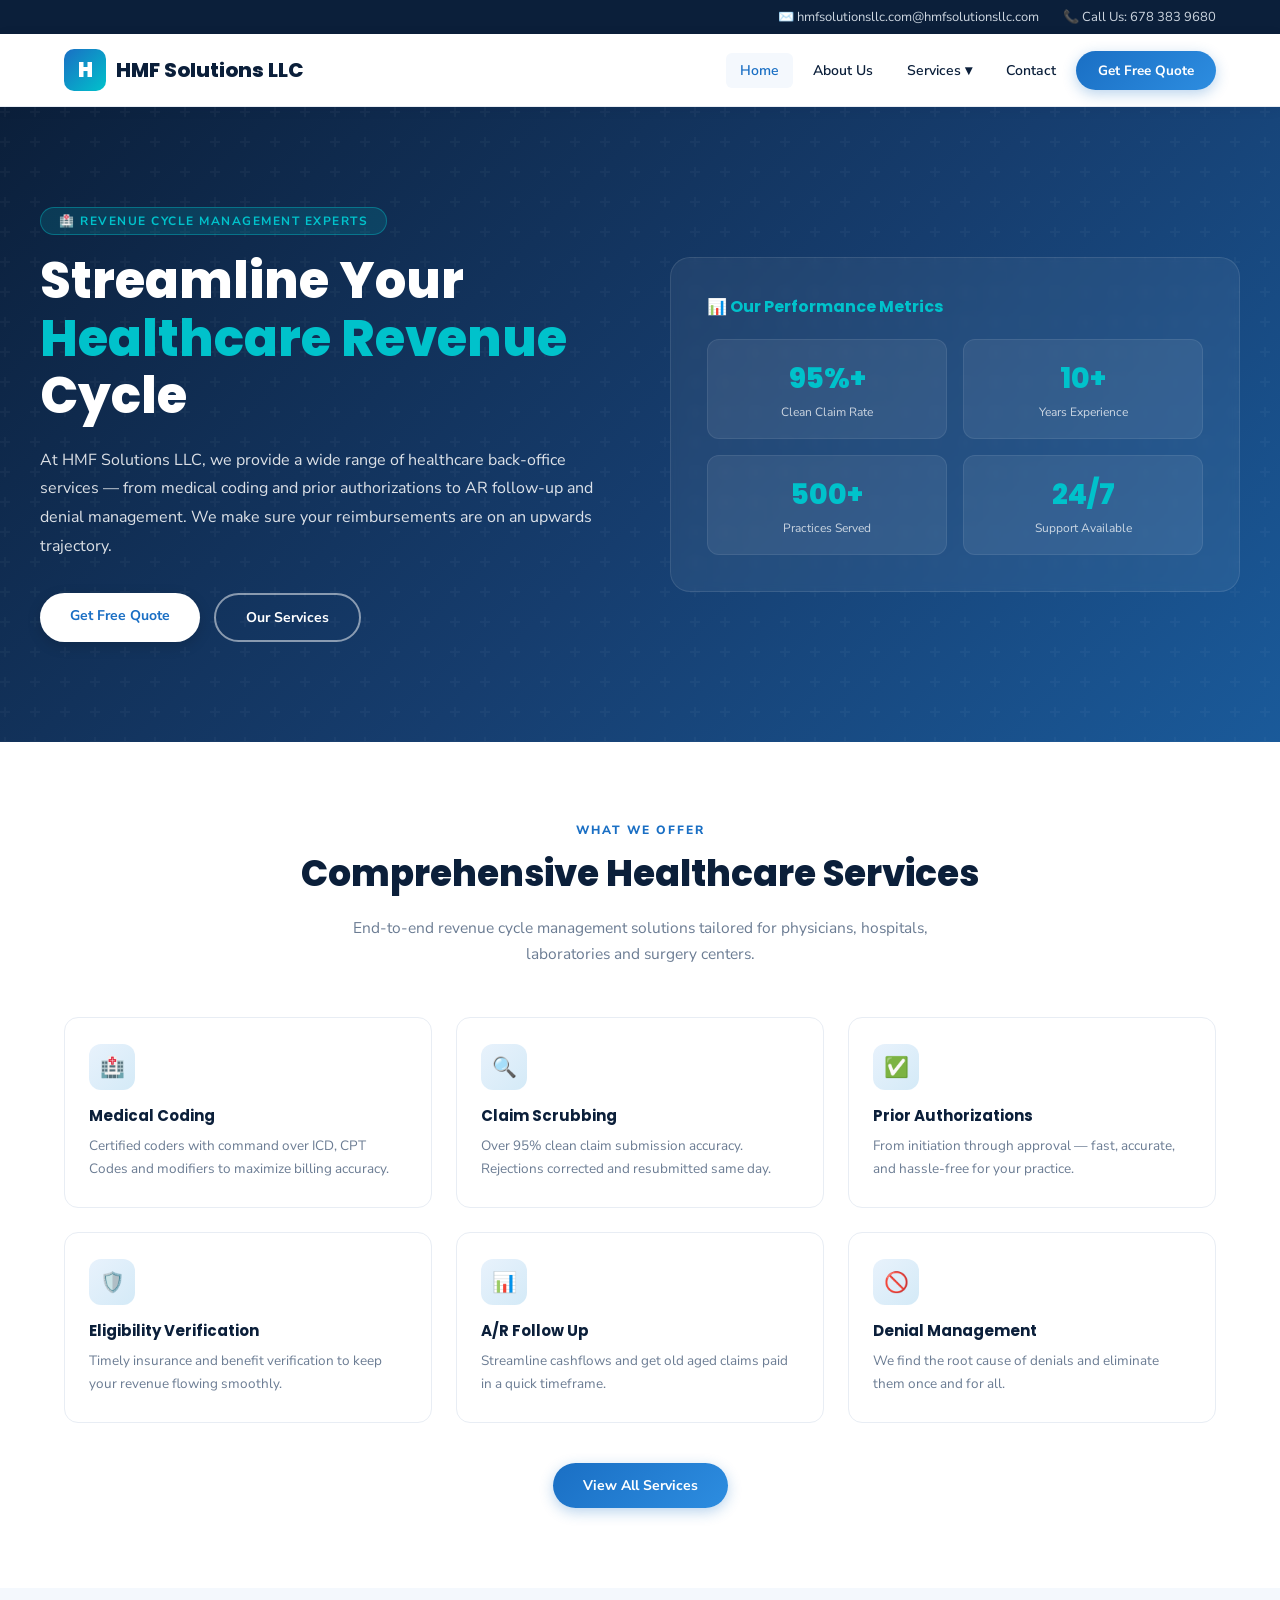
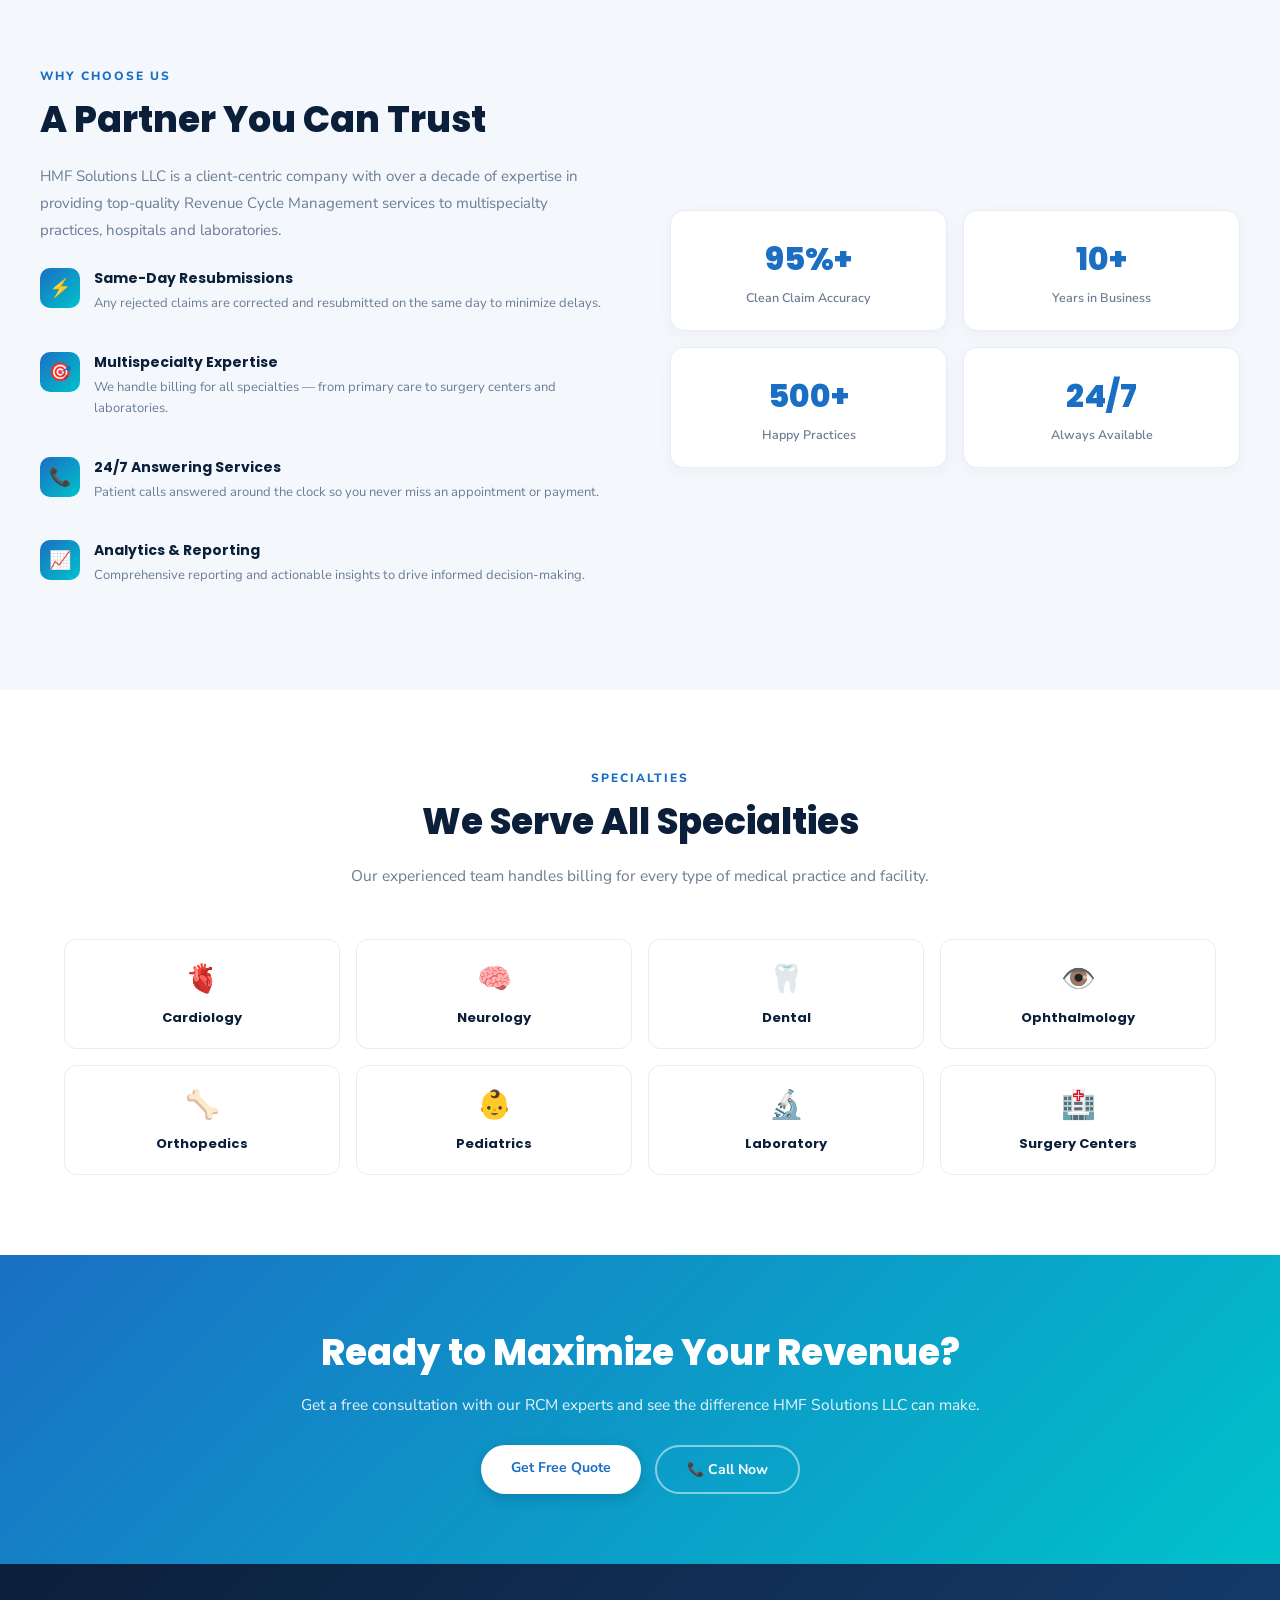
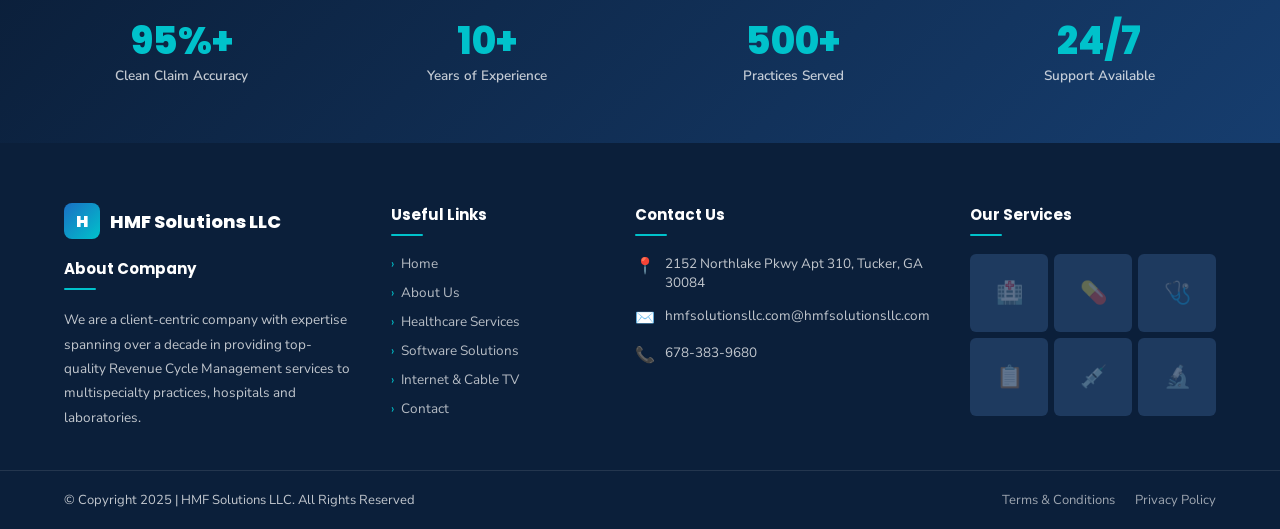
<file: index.html>
<!DOCTYPE html>
<html lang="en">
<head>
<meta charset="UTF-8"/>
<meta name="viewport" content="width=device-width, initial-scale=1.0"/>
<title>HMF Solutions LLC – Revenue Cycle Management</title>
<link rel="stylesheet" href="style.css"/>
<style>
/* HOME SPECIFIC */
.hero {
  background: linear-gradient(135deg, var(--navy) 0%, #163d6e 55%, #1a5a9a 100%);
  color: #fff;
  padding: 100px 24px;
  position: relative;
  overflow: hidden;
}
.hero::before {
  content: '';
  position: absolute; inset: 0;
  background: url("data:image/svg+xml,%3Csvg width='60' height='60' viewBox='0 0 60 60' xmlns='http://www.w3.org/2000/svg'%3E%3Cg fill='none' fill-rule='evenodd'%3E%3Cg fill='%23ffffff' fill-opacity='0.03'%3E%3Cpath d='M36 34v-4h-2v4h-4v2h4v4h2v-4h4v-2h-4zm0-30V0h-2v4h-4v2h4v4h2V6h4V4h-4zM6 34v-4H4v4H0v2h4v4h2v-4h4v-2H6zM6 4V0H4v4H0v2h4v4h2V6h4V4H6z'/%3E%3C/g%3E%3C/g%3E%3C/svg%3E");
}
.hero-inner { max-width: 1200px; margin: 0 auto; display: grid; grid-template-columns: 1fr 1fr; gap: 60px; align-items: center; position: relative; }
.hero-tag { display: inline-block; background: rgba(0,194,203,.15); border: 1px solid rgba(0,194,203,.4); border-radius: 30px; padding: 5px 18px; font-size: 12px; font-weight: 700; text-transform: uppercase; letter-spacing: 1.5px; margin-bottom: 18px; color: var(--accent); }
.hero h1 { font-family: 'Poppins', sans-serif; font-size: clamp(30px, 4.5vw, 50px); font-weight: 800; line-height: 1.15; margin-bottom: 20px; }
.hero h1 span { color: var(--accent); }
.hero p { font-size: 16px; line-height: 1.8; opacity: .85; margin-bottom: 32px; }
.hero-btns { display: flex; gap: 14px; flex-wrap: wrap; }
.hero-visual { background: rgba(255,255,255,.06); border: 1px solid rgba(255,255,255,.1); border-radius: 20px; padding: 36px; backdrop-filter: blur(4px); }
.hero-visual h3 { font-family: 'Poppins', sans-serif; font-size: 16px; font-weight: 700; margin-bottom: 20px; color: var(--accent); }
.hero-stat-grid { display: grid; grid-template-columns: 1fr 1fr; gap: 16px; }
.hero-stat { background: rgba(255,255,255,.07); border-radius: 12px; padding: 18px; text-align: center; border: 1px solid rgba(255,255,255,.08); }
.hero-stat .n { font-family: 'Poppins', sans-serif; font-size: 28px; font-weight: 800; color: var(--accent); }
.hero-stat .l { font-size: 12px; opacity: .75; margin-top: 4px; }

/* SERVICES SECTION */
.section { max-width: 1200px; margin: 0 auto; padding: 80px 24px; }
.section-header { text-align: center; margin-bottom: 50px; }
.section-header h2 { font-family: 'Poppins', sans-serif; font-size: clamp(24px, 3.5vw, 36px); font-weight: 800; color: var(--navy); margin-bottom: 14px; }
.section-header p { font-size: 15.5px; color: var(--gray); max-width: 600px; margin: 0 auto; line-height: 1.7; }
.home-services-grid { display: grid; grid-template-columns: repeat(3, 1fr); gap: 24px; }

/* WHY US */
.why-section { background: var(--light-bg); padding: 80px 24px; }
.why-inner { max-width: 1200px; margin: 0 auto; display: grid; grid-template-columns: 1fr 1fr; gap: 60px; align-items: center; }
.why-text h2 { font-family: 'Poppins', sans-serif; font-size: clamp(24px, 3.5vw, 36px); font-weight: 800; color: var(--navy); margin-bottom: 16px; }
.why-text p { font-size: 15px; line-height: 1.8; color: var(--gray); margin-bottom: 24px; }
.why-list { display: flex; flex-direction: column; gap: 14px; }
.why-item { display: flex; gap: 14px; align-items: flex-start; }
.why-icon { width: 40px; height: 40px; min-width: 40px; background: linear-gradient(135deg, var(--blue), var(--accent)); border-radius: 10px; display: flex; align-items: center; justify-content: center; font-size: 18px; }
.why-item h4 { font-family: 'Poppins', sans-serif; font-size: 14px; font-weight: 700; color: var(--navy); margin-bottom: 4px; }
.why-item p { font-size: 13px; color: var(--gray); line-height: 1.6; }
.why-visual { display: grid; grid-template-columns: 1fr 1fr; gap: 16px; }
.why-card { background: #fff; border-radius: 14px; padding: 24px; border: 1px solid var(--gray-light); text-align: center; box-shadow: 0 4px 16px rgba(0,0,0,.04); }
.why-card .big { font-family: 'Poppins', sans-serif; font-size: 32px; font-weight: 800; color: var(--blue); }
.why-card .sub { font-size: 12.5px; color: var(--gray); margin-top: 6px; font-weight: 600; }

/* SPECIALTIES */
.spec-grid { display: grid; grid-template-columns: repeat(4, 1fr); gap: 16px; }
.spec-card { background: #fff; border: 1px solid var(--gray-light); border-radius: 12px; padding: 20px; text-align: center; transition: transform .2s, box-shadow .2s, border-color .2s; cursor: default; }
.spec-card:hover { transform: translateY(-3px); box-shadow: 0 8px 24px rgba(26,111,196,.1); border-color: var(--blue); }
.spec-card .icon { font-size: 28px; margin-bottom: 10px; }
.spec-card h4 { font-family: 'Poppins', sans-serif; font-size: 13px; font-weight: 700; color: var(--navy); }

/* CTA BAND */
.cta-band { background: linear-gradient(135deg, var(--blue), var(--accent)); color: #fff; text-align: center; padding: 70px 24px; }
.cta-band h2 { font-family: 'Poppins', sans-serif; font-size: clamp(24px, 3.5vw, 36px); font-weight: 800; margin-bottom: 14px; }
.cta-band p { font-size: 15.5px; opacity: .9; margin-bottom: 30px; }
.cta-band-btns { display: flex; gap: 14px; justify-content: center; flex-wrap: wrap; }

@media(max-width:900px){
  .hero-inner { grid-template-columns: 1fr; }
  .hero-visual { display: none; }
  .home-services-grid { grid-template-columns: 1fr 1fr; }
  .why-inner { grid-template-columns: 1fr; }
  .why-visual { order: -1; }
  .spec-grid { grid-template-columns: repeat(2,1fr); }
}
@media(max-width:600px){
  .home-services-grid { grid-template-columns: 1fr; }
  .hero-stat-grid { grid-template-columns: 1fr 1fr; }
}
</style>
</head>
<body>
<div id="nav-placeholder"></div>

<!-- HERO -->
<section class="hero">
  <div class="hero-inner">
    <div class="hero-content">
      <div class="hero-tag">🏥 Revenue Cycle Management Experts</div>
      <h1>Streamline Your <span>Healthcare Revenue</span> Cycle</h1>
      <p>At HMF Solutions LLC, we provide a wide range of healthcare back-office services — from medical coding and prior authorizations to AR follow-up and denial management. We make sure your reimbursements are on an upwards trajectory.</p>
      <div class="hero-btns">
        <a href="contact.html" class="btn btn-white">Get Free Quote</a>
        <a href="healthcare.html" class="btn btn-outline" style="border-color:rgba(255,255,255,.5);color:#fff;">Our Services</a>
      </div>
    </div>
    <div class="hero-visual">
      <h3>📊 Our Performance Metrics</h3>
      <div class="hero-stat-grid">
        <div class="hero-stat"><div class="n">95%+</div><div class="l">Clean Claim Rate</div></div>
        <div class="hero-stat"><div class="n">10+</div><div class="l">Years Experience</div></div>
        <div class="hero-stat"><div class="n">500+</div><div class="l">Practices Served</div></div>
        <div class="hero-stat"><div class="n">24/7</div><div class="l">Support Available</div></div>
      </div>
    </div>
  </div>
</section>

<!-- SERVICES -->
<section class="section">
  <div class="section-header">
    <div class="section-label">What We Offer</div>
    <h2>Comprehensive Healthcare Services</h2>
    <p>End-to-end revenue cycle management solutions tailored for physicians, hospitals, laboratories and surgery centers.</p>
  </div>
  <div class="home-services-grid">
    <div class="service-card"><div class="card-icon">🏥</div><h3>Medical Coding</h3><p>Certified coders with command over ICD, CPT Codes and modifiers to maximize billing accuracy.</p></div>
    <div class="service-card"><div class="card-icon">🔍</div><h3>Claim Scrubbing</h3><p>Over 95% clean claim submission accuracy. Rejections corrected and resubmitted same day.</p></div>
    <div class="service-card"><div class="card-icon">✅</div><h3>Prior Authorizations</h3><p>From initiation through approval — fast, accurate, and hassle-free for your practice.</p></div>
    <div class="service-card"><div class="card-icon">🛡️</div><h3>Eligibility Verification</h3><p>Timely insurance and benefit verification to keep your revenue flowing smoothly.</p></div>
    <div class="service-card"><div class="card-icon">📊</div><h3>A/R Follow Up</h3><p>Streamline cashflows and get old aged claims paid in a quick timeframe.</p></div>
    <div class="service-card"><div class="card-icon">🚫</div><h3>Denial Management</h3><p>We find the root cause of denials and eliminate them once and for all.</p></div>
  </div>
  <div style="text-align:center;margin-top:40px;">
    <a href="healthcare.html" class="btn btn-primary">View All Services</a>
  </div>
</section>

<!-- WHY US -->
<section class="why-section">
  <div class="why-inner">
    <div class="why-text">
      <div class="section-label">Why Choose Us</div>
      <h2>A Partner You Can Trust</h2>
      <p>HMF Solutions LLC is a client-centric company with over a decade of expertise in providing top-quality Revenue Cycle Management services to multispecialty practices, hospitals and laboratories.</p>
      <div class="why-list">
        <div class="why-item">
          <div class="why-icon">⚡</div>
          <div><h4>Same-Day Resubmissions</h4><p>Any rejected claims are corrected and resubmitted on the same day to minimize delays.</p></div>
        </div>
        <div class="why-item">
          <div class="why-icon">🎯</div>
          <div><h4>Multispecialty Expertise</h4><p>We handle billing for all specialties — from primary care to surgery centers and laboratories.</p></div>
        </div>
        <div class="why-item">
          <div class="why-icon">📞</div>
          <div><h4>24/7 Answering Services</h4><p>Patient calls answered around the clock so you never miss an appointment or payment.</p></div>
        </div>
        <div class="why-item">
          <div class="why-icon">📈</div>
          <div><h4>Analytics & Reporting</h4><p>Comprehensive reporting and actionable insights to drive informed decision-making.</p></div>
        </div>
      </div>
    </div>
    <div class="why-visual">
      <div class="why-card"><div class="big">95%+</div><div class="sub">Clean Claim Accuracy</div></div>
      <div class="why-card"><div class="big">10+</div><div class="sub">Years in Business</div></div>
      <div class="why-card"><div class="big">500+</div><div class="sub">Happy Practices</div></div>
      <div class="why-card"><div class="big">24/7</div><div class="sub">Always Available</div></div>
    </div>
  </div>
</section>

<!-- SPECIALTIES -->
<section class="section">
  <div class="section-header">
    <div class="section-label">Specialties</div>
    <h2>We Serve All Specialties</h2>
    <p>Our experienced team handles billing for every type of medical practice and facility.</p>
  </div>
  <div class="spec-grid">
    <div class="spec-card"><div class="icon">🫀</div><h4>Cardiology</h4></div>
    <div class="spec-card"><div class="icon">🧠</div><h4>Neurology</h4></div>
    <div class="spec-card"><div class="icon">🦷</div><h4>Dental</h4></div>
    <div class="spec-card"><div class="icon">👁️</div><h4>Ophthalmology</h4></div>
    <div class="spec-card"><div class="icon">🦴</div><h4>Orthopedics</h4></div>
    <div class="spec-card"><div class="icon">👶</div><h4>Pediatrics</h4></div>
    <div class="spec-card"><div class="icon">🔬</div><h4>Laboratory</h4></div>
    <div class="spec-card"><div class="icon">🏥</div><h4>Surgery Centers</h4></div>
  </div>
</section>

<!-- CTA BAND -->
<section class="cta-band">
  <h2>Ready to Maximize Your Revenue?</h2>
  <p>Get a free consultation with our RCM experts and see the difference HMF Solutions LLC can make.</p>
  <div class="cta-band-btns">
    <a href="contact.html" class="btn btn-white">Get Free Quote</a>
    <a href="tel:+12167773930" class="btn btn-outline" style="border-color:rgba(255,255,255,.5);color:#fff;">📞 Call Now</a>
  </div>
</section>

<div id="footer-placeholder"></div>
<script src="components.js"></script>
<script>
  document.getElementById('nav-placeholder').innerHTML = renderNav('home');
  document.getElementById('footer-placeholder').innerHTML = renderFooter();
</script>
</body>
</html>
</file>
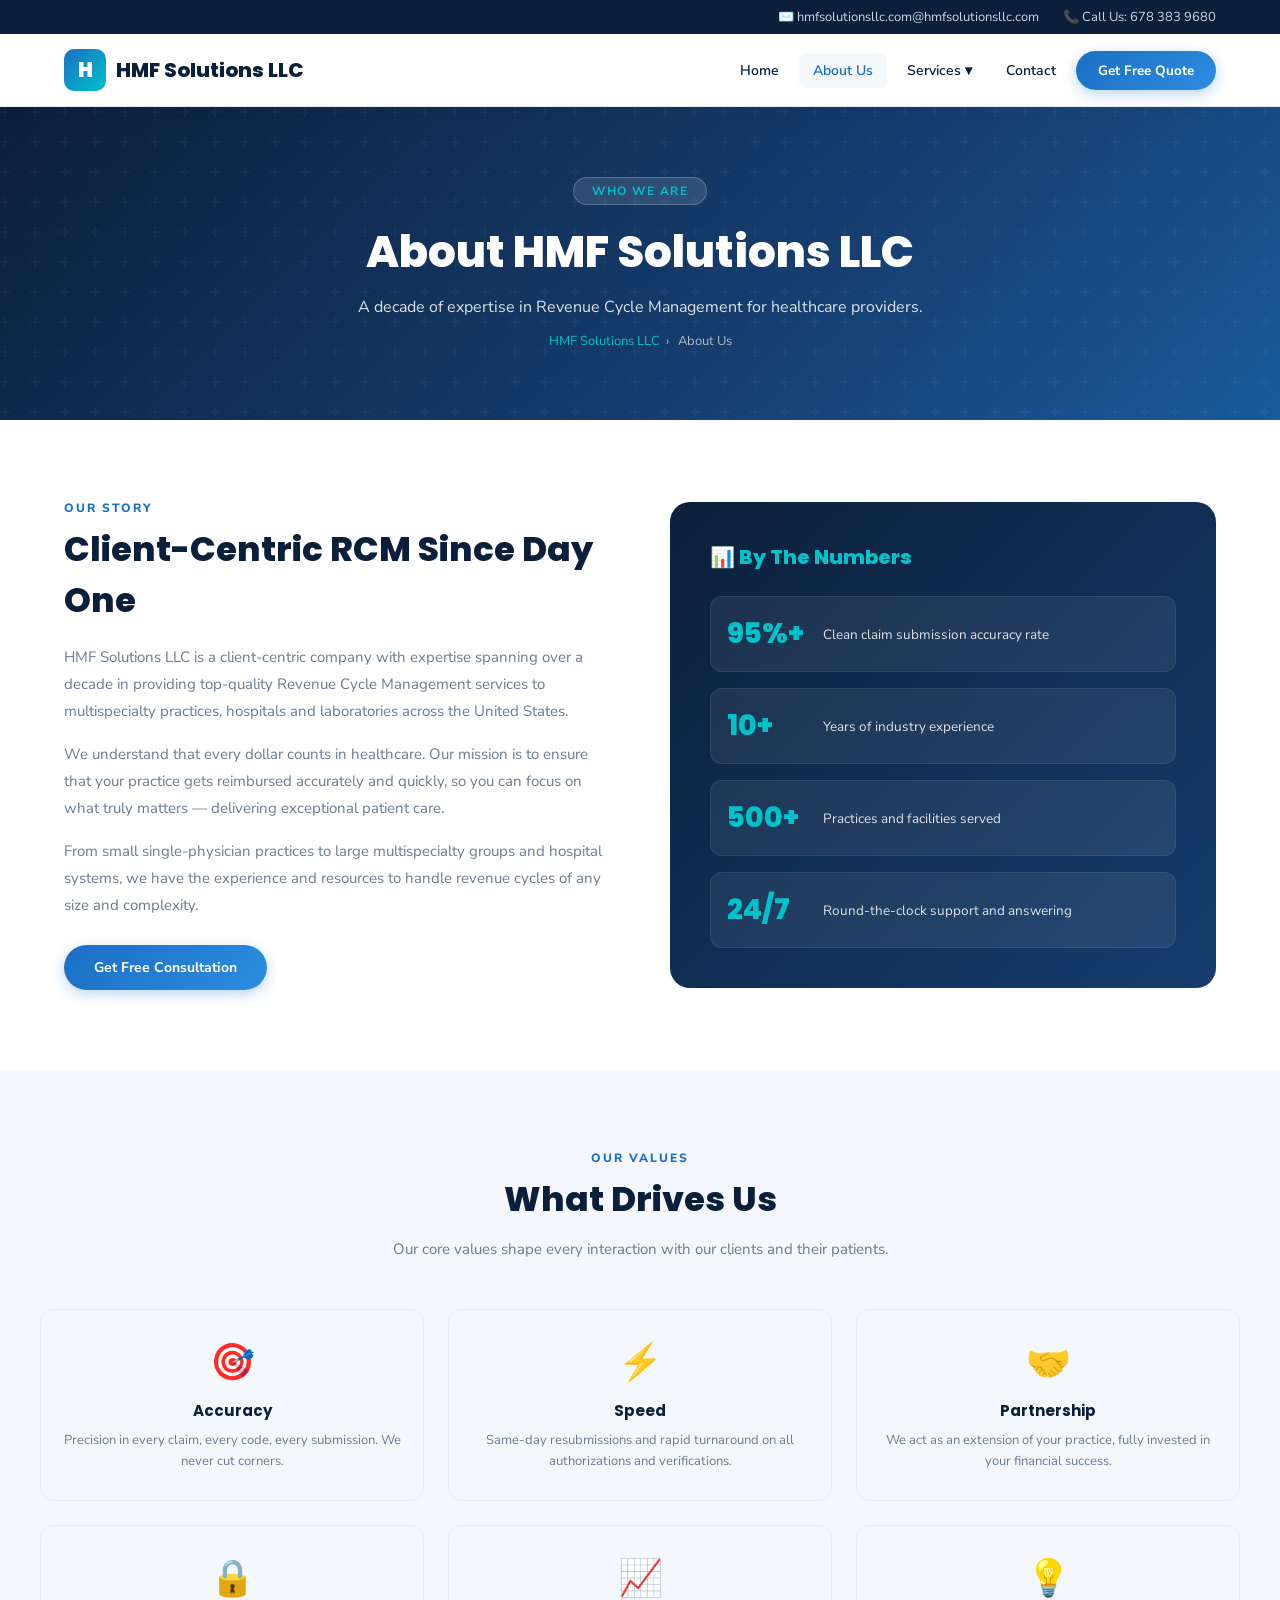
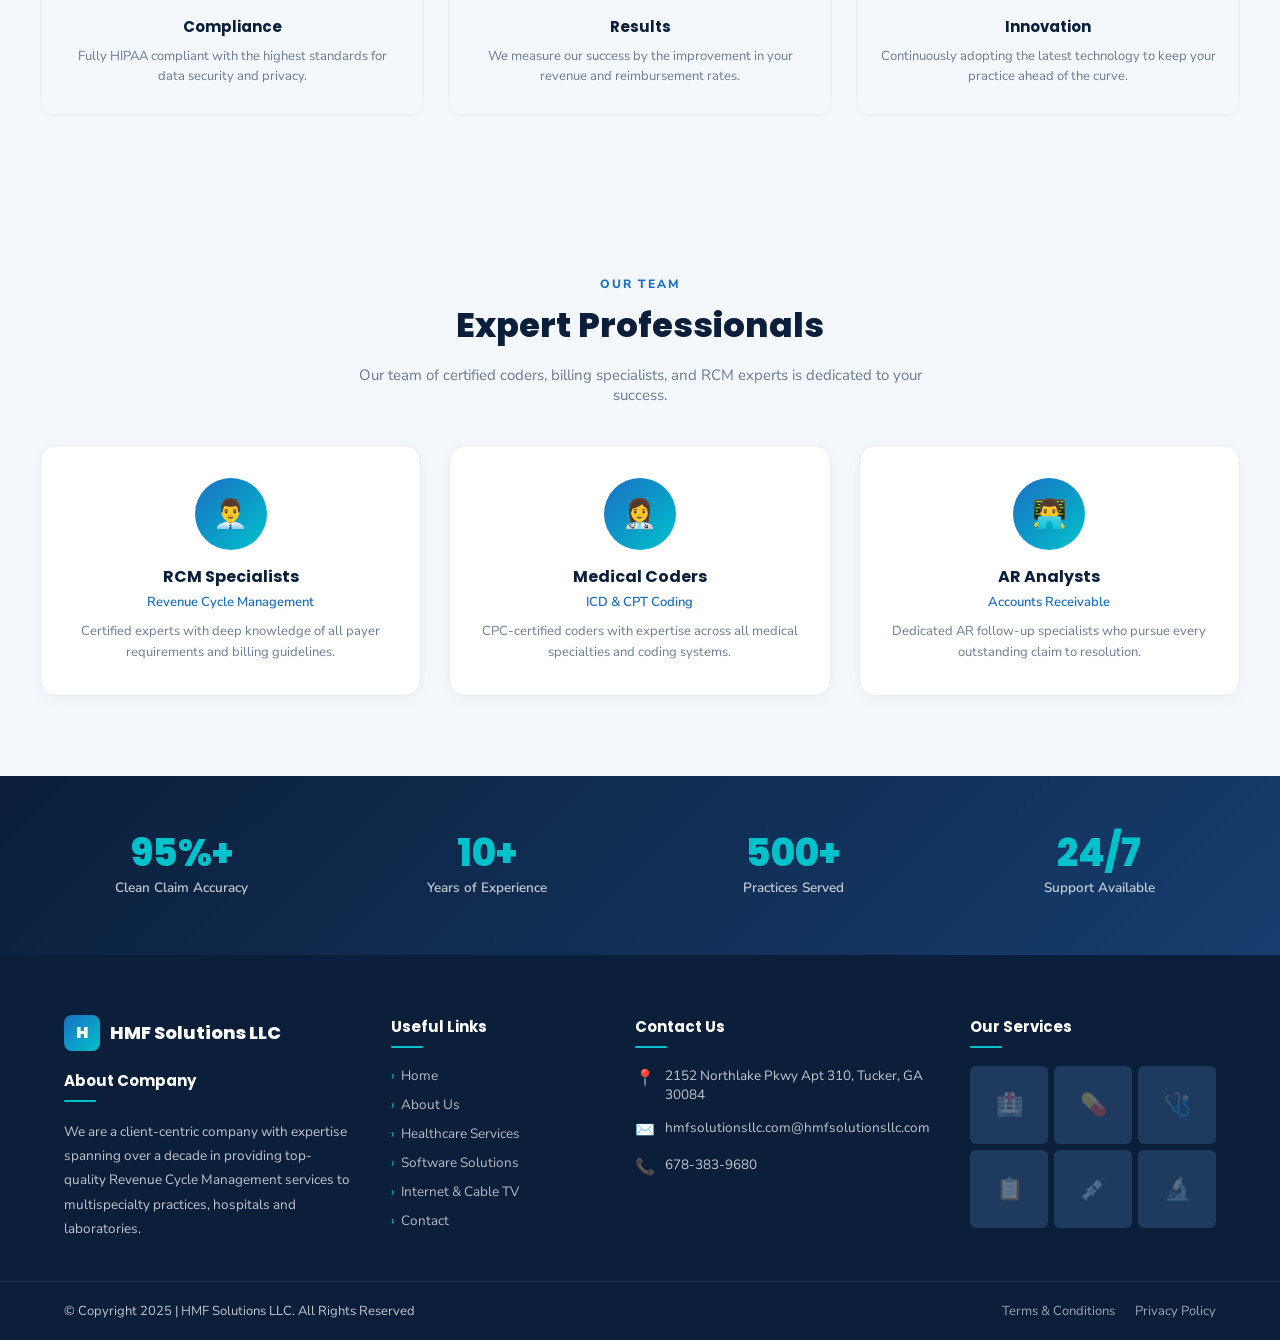
<file: about.html>
<!DOCTYPE html>
<html lang="en">
<head>
<meta charset="UTF-8"/>
<meta name="viewport" content="width=device-width, initial-scale=1.0"/>
<title>About Us – HMF Solutions LLC</title>
<link rel="stylesheet" href="style.css"/>
<style>
.about-section { max-width: 1200px; margin: 0 auto; padding: 80px 24px; }
.about-grid { display: grid; grid-template-columns: 1fr 1fr; gap: 60px; align-items: center; }
.about-visual { background: linear-gradient(135deg, var(--navy), #163d6e); border-radius: 20px; padding: 40px; color: #fff; }
.about-visual h3 { font-family: 'Poppins', sans-serif; font-size: 20px; font-weight: 800; margin-bottom: 24px; color: var(--accent); }
.about-stat-list { display: flex; flex-direction: column; gap: 16px; }
.about-stat-item { display: flex; align-items: center; gap: 16px; background: rgba(255,255,255,.07); border-radius: 12px; padding: 16px; border: 1px solid rgba(255,255,255,.08); }
.about-stat-item .num { font-family: 'Poppins', sans-serif; font-size: 28px; font-weight: 800; color: var(--accent); min-width: 80px; }
.about-stat-item .desc { font-size: 13.5px; opacity: .85; }
.about-text h2 { font-family: 'Poppins', sans-serif; font-size: clamp(24px,3.5vw,34px); font-weight: 800; color: var(--navy); margin-bottom: 18px; }
.about-text p { font-size: 15px; line-height: 1.8; color: var(--gray); margin-bottom: 16px; }
.values-grid { display: grid; grid-template-columns: repeat(3,1fr); gap: 24px; margin-top: 20px; }
.value-card { background: var(--light-bg); border-radius: 14px; padding: 28px 22px; text-align: center; border: 1px solid var(--gray-light); transition: transform .2s, box-shadow .2s; }
.value-card:hover { transform: translateY(-3px); box-shadow: 0 8px 24px rgba(26,111,196,.1); }
.value-card .icon { font-size: 36px; margin-bottom: 12px; }
.value-card h4 { font-family: 'Poppins', sans-serif; font-size: 15px; font-weight: 700; color: var(--navy); margin-bottom: 8px; }
.value-card p { font-size: 13px; color: var(--gray); line-height: 1.6; }
.team-section { background: var(--light-bg); padding: 80px 24px; }
.team-inner { max-width: 1200px; margin: 0 auto; }
.team-grid { display: grid; grid-template-columns: repeat(3,1fr); gap: 28px; margin-top: 40px; }
.team-card { background: #fff; border-radius: 16px; padding: 32px 24px; text-align: center; border: 1px solid var(--gray-light); box-shadow: 0 4px 16px rgba(0,0,0,.04); }
.team-avatar { width: 72px; height: 72px; background: linear-gradient(135deg, var(--blue), var(--accent)); border-radius: 50%; display: flex; align-items: center; justify-content: center; font-size: 28px; margin: 0 auto 14px; }
.team-card h4 { font-family: 'Poppins', sans-serif; font-size: 16px; font-weight: 700; color: var(--navy); margin-bottom: 4px; }
.team-card .role { font-size: 13px; color: var(--blue); font-weight: 600; margin-bottom: 10px; }
.team-card p { font-size: 13px; color: var(--gray); line-height: 1.6; }
@media(max-width:900px){
  .about-grid { grid-template-columns: 1fr; }
  .values-grid { grid-template-columns: 1fr 1fr; }
  .team-grid { grid-template-columns: 1fr 1fr; }
}
@media(max-width:600px){
  .values-grid { grid-template-columns: 1fr; }
  .team-grid { grid-template-columns: 1fr; }
}
</style>
</head>
<body>
<div id="nav-placeholder"></div>

<section class="page-hero">
  <div class="tag">Who We Are</div>
  <h1>About HMF Solutions LLC</h1>
  <p>A decade of expertise in Revenue Cycle Management for healthcare providers.</p>
  <div class="breadcrumb"><a href="index.html">HMF Solutions LLC</a><span>›</span> About Us</div>
</section>

<!-- ABOUT -->
<section class="about-section">
  <div class="about-grid">
    <div class="about-text">
      <div class="section-label">Our Story</div>
      <h2>Client-Centric RCM Since Day One</h2>
      <p>HMF Solutions LLC is a client-centric company with expertise spanning over a decade in providing top-quality Revenue Cycle Management services to multispecialty practices, hospitals and laboratories across the United States.</p>
      <p>We understand that every dollar counts in healthcare. Our mission is to ensure that your practice gets reimbursed accurately and quickly, so you can focus on what truly matters — delivering exceptional patient care.</p>
      <p>From small single-physician practices to large multispecialty groups and hospital systems, we have the experience and resources to handle revenue cycles of any size and complexity.</p>
      <a href="contact.html" class="btn btn-primary" style="margin-top:10px;">Get Free Consultation</a>
    </div>
    <div class="about-visual">
      <h3>📊 By The Numbers</h3>
      <div class="about-stat-list">
        <div class="about-stat-item"><div class="num">95%+</div><div class="desc">Clean claim submission accuracy rate</div></div>
        <div class="about-stat-item"><div class="num">10+</div><div class="desc">Years of industry experience</div></div>
        <div class="about-stat-item"><div class="num">500+</div><div class="desc">Practices and facilities served</div></div>
        <div class="about-stat-item"><div class="num">24/7</div><div class="desc">Round-the-clock support and answering</div></div>
      </div>
    </div>
  </div>
</section>

<!-- VALUES -->
<section style="background:var(--light-bg);padding:80px 24px;">
  <div style="max-width:1200px;margin:0 auto;">
    <div class="section-label" style="text-align:center;">Our Values</div>
    <h2 style="font-family:'Poppins',sans-serif;font-size:clamp(24px,3.5vw,34px);font-weight:800;color:var(--navy);text-align:center;margin-bottom:14px;">What Drives Us</h2>
    <p style="text-align:center;color:var(--gray);font-size:15px;max-width:580px;margin:0 auto 50px;">Our core values shape every interaction with our clients and their patients.</p>
    <div class="values-grid">
      <div class="value-card"><div class="icon">🎯</div><h4>Accuracy</h4><p>Precision in every claim, every code, every submission. We never cut corners.</p></div>
      <div class="value-card"><div class="icon">⚡</div><h4>Speed</h4><p>Same-day resubmissions and rapid turnaround on all authorizations and verifications.</p></div>
      <div class="value-card"><div class="icon">🤝</div><h4>Partnership</h4><p>We act as an extension of your practice, fully invested in your financial success.</p></div>
      <div class="value-card"><div class="icon">🔒</div><h4>Compliance</h4><p>Fully HIPAA compliant with the highest standards for data security and privacy.</p></div>
      <div class="value-card"><div class="icon">📈</div><h4>Results</h4><p>We measure our success by the improvement in your revenue and reimbursement rates.</p></div>
      <div class="value-card"><div class="icon">💡</div><h4>Innovation</h4><p>Continuously adopting the latest technology to keep your practice ahead of the curve.</p></div>
    </div>
  </div>
</section>

<!-- TEAM -->
<section class="team-section">
  <div class="team-inner">
    <div class="section-label" style="text-align:center;">Our Team</div>
    <h2 style="font-family:'Poppins',sans-serif;font-size:clamp(24px,3.5vw,34px);font-weight:800;color:var(--navy);text-align:center;margin-bottom:14px;">Expert Professionals</h2>
    <p style="text-align:center;color:var(--gray);font-size:15px;max-width:580px;margin:0 auto;">Our team of certified coders, billing specialists, and RCM experts is dedicated to your success.</p>
    <div class="team-grid">
      <div class="team-card"><div class="team-avatar">👨‍💼</div><h4>RCM Specialists</h4><div class="role">Revenue Cycle Management</div><p>Certified experts with deep knowledge of all payer requirements and billing guidelines.</p></div>
      <div class="team-card"><div class="team-avatar">👩‍⚕️</div><h4>Medical Coders</h4><div class="role">ICD & CPT Coding</div><p>CPC-certified coders with expertise across all medical specialties and coding systems.</p></div>
      <div class="team-card"><div class="team-avatar">👨‍💻</div><h4>AR Analysts</h4><div class="role">Accounts Receivable</div><p>Dedicated AR follow-up specialists who pursue every outstanding claim to resolution.</p></div>
    </div>
  </div>
</section>

<div id="footer-placeholder"></div>
<script src="components.js"></script>
<script>
  document.getElementById('nav-placeholder').innerHTML = renderNav('about');
  document.getElementById('footer-placeholder').innerHTML = renderFooter();
</script>
</body>
</html>
</file>
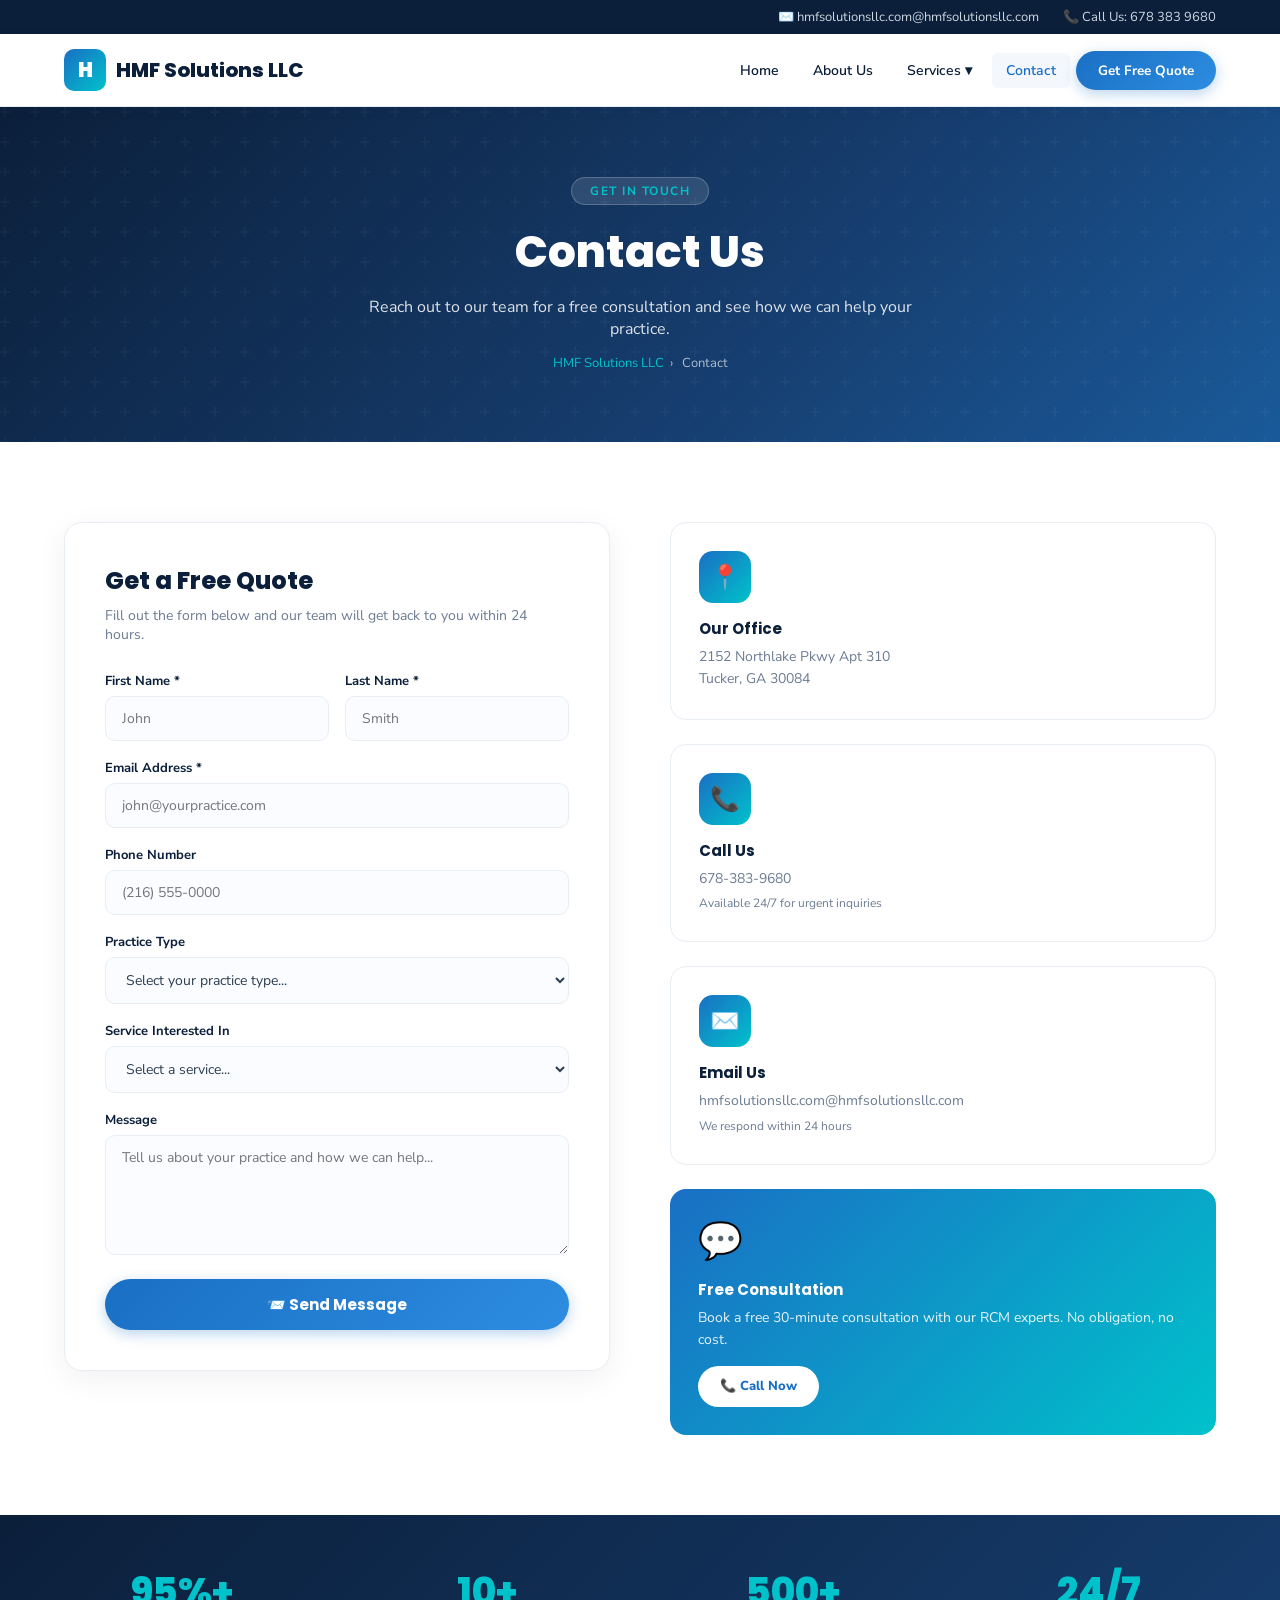
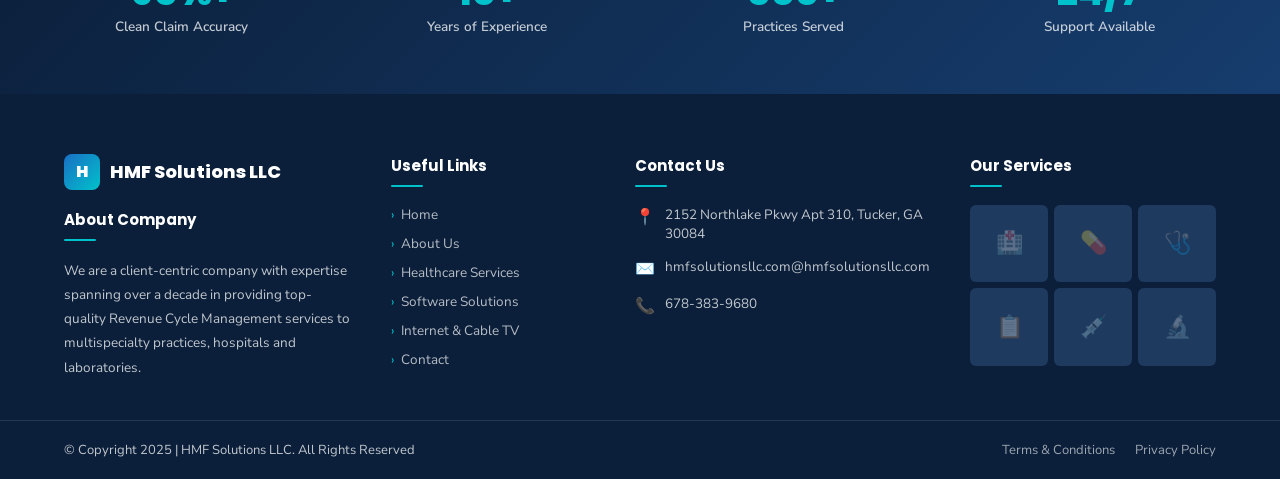
<file: contact.html>
<!DOCTYPE html>
<html lang="en">
<head>
<meta charset="UTF-8"/>
<meta name="viewport" content="width=device-width, initial-scale=1.0"/>
<title>Contact Us – HMF Solutions LLC</title>
<link rel="stylesheet" href="style.css"/>
<style>
.contact-section { max-width: 1200px; margin: 0 auto; padding: 80px 24px; display: grid; grid-template-columns: 1fr 1fr; gap: 60px; align-items: start; }
.contact-form-box { background: #fff; border: 1px solid var(--gray-light); border-radius: 18px; padding: 40px; box-shadow: 0 8px 32px rgba(0,0,0,.06); }
.contact-form-box h2 { font-family: 'Poppins', sans-serif; font-size: 24px; font-weight: 800; color: var(--navy); margin-bottom: 8px; }
.contact-form-box p { font-size: 14px; color: var(--gray); margin-bottom: 28px; }
.form-row { display: grid; grid-template-columns: 1fr 1fr; gap: 16px; }
.form-group { margin-bottom: 18px; }
.form-group label { display: block; font-size: 13px; font-weight: 700; color: var(--navy); margin-bottom: 6px; }
.form-group input, .form-group select, .form-group textarea {
  width: 100%; padding: 12px 16px; border: 1.5px solid var(--gray-light); border-radius: 10px;
  font-family: 'Nunito Sans', sans-serif; font-size: 14px; color: var(--text);
  transition: border-color .2s, box-shadow .2s; outline: none; background: #fafcff;
}
.form-group input:focus, .form-group select:focus, .form-group textarea:focus {
  border-color: var(--blue); box-shadow: 0 0 0 3px rgba(26,111,196,.1);
}
.form-group textarea { resize: vertical; min-height: 120px; }
.submit-btn {
  width: 100%; padding: 14px; background: linear-gradient(135deg, var(--blue), var(--blue-light));
  color: #fff; border: none; border-radius: 30px; font-family: 'Poppins', sans-serif;
  font-size: 15px; font-weight: 700; cursor: pointer; transition: opacity .2s, transform .2s;
  box-shadow: 0 4px 14px rgba(26,111,196,.3);
}
.submit-btn:hover { opacity: .9; transform: translateY(-2px); }
.contact-info-box { display: flex; flex-direction: column; gap: 24px; }
.info-card { background: #fff; border: 1px solid var(--gray-light); border-radius: 16px; padding: 28px; transition: box-shadow .2s; }
.info-card:hover { box-shadow: 0 8px 24px rgba(26,111,196,.1); }
.info-card-icon { width: 52px; height: 52px; background: linear-gradient(135deg, var(--blue), var(--accent)); border-radius: 14px; display: flex; align-items: center; justify-content: center; font-size: 24px; margin-bottom: 14px; }
.info-card h4 { font-family: 'Poppins', sans-serif; font-size: 15px; font-weight: 700; color: var(--navy); margin-bottom: 6px; }
.info-card p, .info-card a { font-size: 14px; color: var(--gray); line-height: 1.6; }
.info-card a:hover { color: var(--blue); }
.success-msg { display: none; background: #e8f8f0; border: 1px solid #27ae60; border-radius: 10px; padding: 16px; color: #1a7a45; font-weight: 600; font-size: 14px; margin-top: 16px; text-align: center; }
@media(max-width:900px){ .contact-section { grid-template-columns: 1fr; } }
@media(max-width:600px){ .form-row { grid-template-columns: 1fr; } }
</style>
</head>
<body>
<div id="nav-placeholder"></div>

<section class="page-hero">
  <div class="tag">Get In Touch</div>
  <h1>Contact Us</h1>
  <p>Reach out to our team for a free consultation and see how we can help your practice.</p>
  <div class="breadcrumb"><a href="index.html">HMF Solutions LLC</a><span>›</span> Contact</div>
</section>

<div class="contact-section">
  <!-- FORM -->
  <div class="contact-form-box">
    <h2>Get a Free Quote</h2>
    <p>Fill out the form below and our team will get back to you within 24 hours.</p>
    <div class="form-row">
      <div class="form-group"><label>First Name *</label><input type="text" placeholder="John"/></div>
      <div class="form-group"><label>Last Name *</label><input type="text" placeholder="Smith"/></div>
    </div>
    <div class="form-group"><label>Email Address *</label><input type="email" placeholder="john@yourpractice.com"/></div>
    <div class="form-group"><label>Phone Number</label><input type="tel" placeholder="(216) 555-0000"/></div>
    <div class="form-group">
      <label>Practice Type</label>
      <select>
        <option value="">Select your practice type...</option>
        <option>Single Physician Practice</option>
        <option>Multispecialty Group</option>
        <option>Hospital</option>
        <option>Surgery Center</option>
        <option>Laboratory</option>
        <option>Other</option>
      </select>
    </div>
    <div class="form-group">
      <label>Service Interested In</label>
      <select>
        <option value="">Select a service...</option>
        <option>Medical Coding</option>
        <option>Claim Scrubbing</option>
        <option>Prior Authorizations</option>
        <option>Eligibility Verification</option>
        <option>A/R Follow Up</option>
        <option>Denial Management</option>
        <option>Credentialing & Enrollment</option>
        <option>Full RCM Services</option>
        <option>Software Solutions</option>
      </select>
    </div>
    <div class="form-group"><label>Message</label><textarea placeholder="Tell us about your practice and how we can help..."></textarea></div>
    <button class="submit-btn" onclick="handleSubmit()">📨 Send Message</button>
    <div class="success-msg" id="successMsg">✅ Thank you! We'll be in touch within 24 hours.</div>
  </div>

  <!-- INFO -->
  <div class="contact-info-box">
    <div class="info-card">
      <div class="info-card-icon">📍</div>
      <h4>Our Office</h4>
      <p>2152 Northlake Pkwy Apt 310<br>Tucker, GA 30084</p>
    </div>
    <div class="info-card">
      <div class="info-card-icon">📞</div>
      <h4>Call Us</h4>
      <p><a href="tel:+16783839680">678-383-9680</a></p>
      <p style="font-size:12px;margin-top:4px;">Available 24/7 for urgent inquiries</p>
    </div>
    <div class="info-card">
      <div class="info-card-icon">✉️</div>
      <h4>Email Us</h4>
      <p><a href="mailto:hmfsolutionsllc.com@hmfsolutionsllc.com">hmfsolutionsllc.com@hmfsolutionsllc.com</a></p>
      <p style="font-size:12px;margin-top:4px;">We respond within 24 hours</p>
    </div>
    <div class="info-card" style="background:linear-gradient(135deg,var(--blue),var(--accent));border:none;color:#fff;">
      <div style="font-size:36px;margin-bottom:12px;">💬</div>
      <h4 style="color:#fff;">Free Consultation</h4>
      <p style="color:rgba(255,255,255,.9);">Book a free 30-minute consultation with our RCM experts. No obligation, no cost.</p>
      <a href="tel:+16783839680" style="display:inline-block;margin-top:14px;background:#fff;color:var(--blue);padding:10px 22px;border-radius:30px;font-weight:800;font-size:13px;">📞 Call Now</a>
    </div>
  </div>
</div>

<div id="footer-placeholder"></div>
<script src="components.js"></script>
<script>
  document.getElementById('nav-placeholder').innerHTML = renderNav('contact');
  document.getElementById('footer-placeholder').innerHTML = renderFooter();
  function handleSubmit() {
    document.getElementById('successMsg').style.display = 'block';
    setTimeout(() => { document.getElementById('successMsg').style.display = 'none'; }, 5000);
  }
</script>
</body>
</html>
</file>
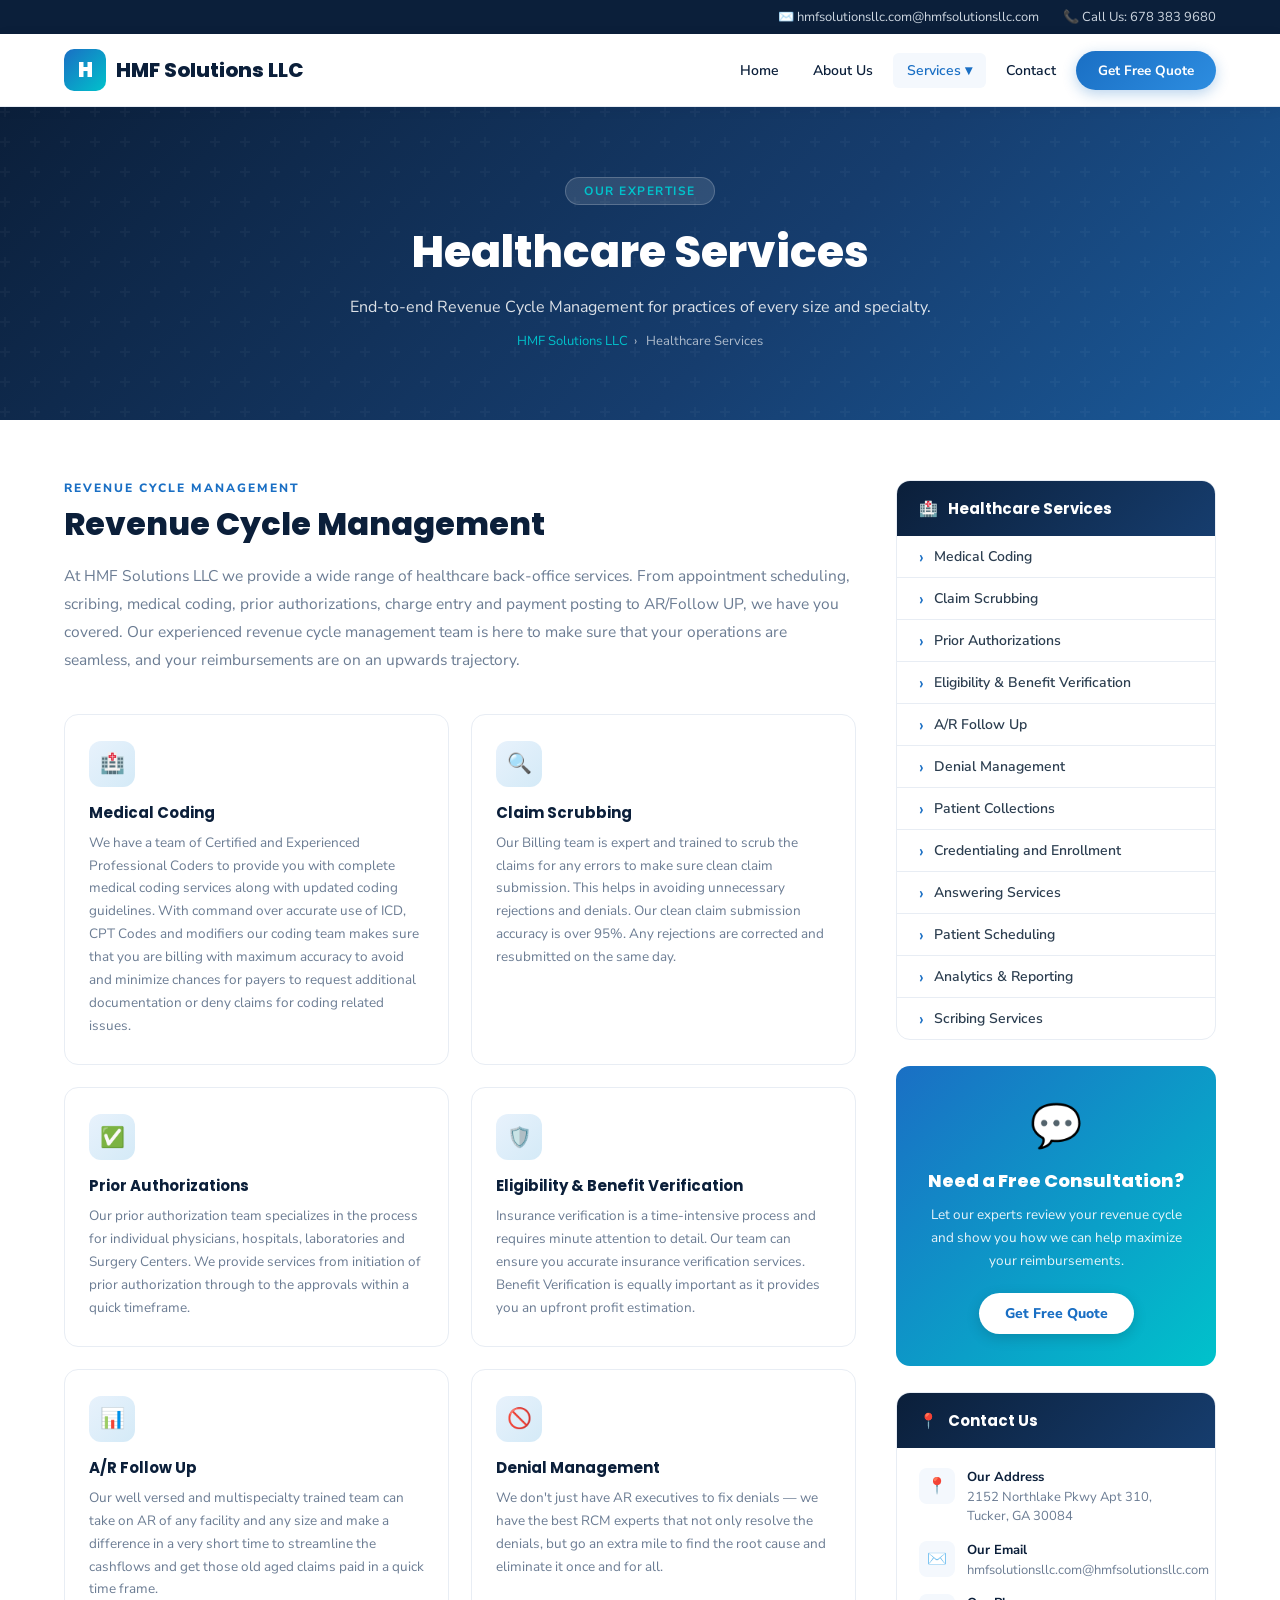
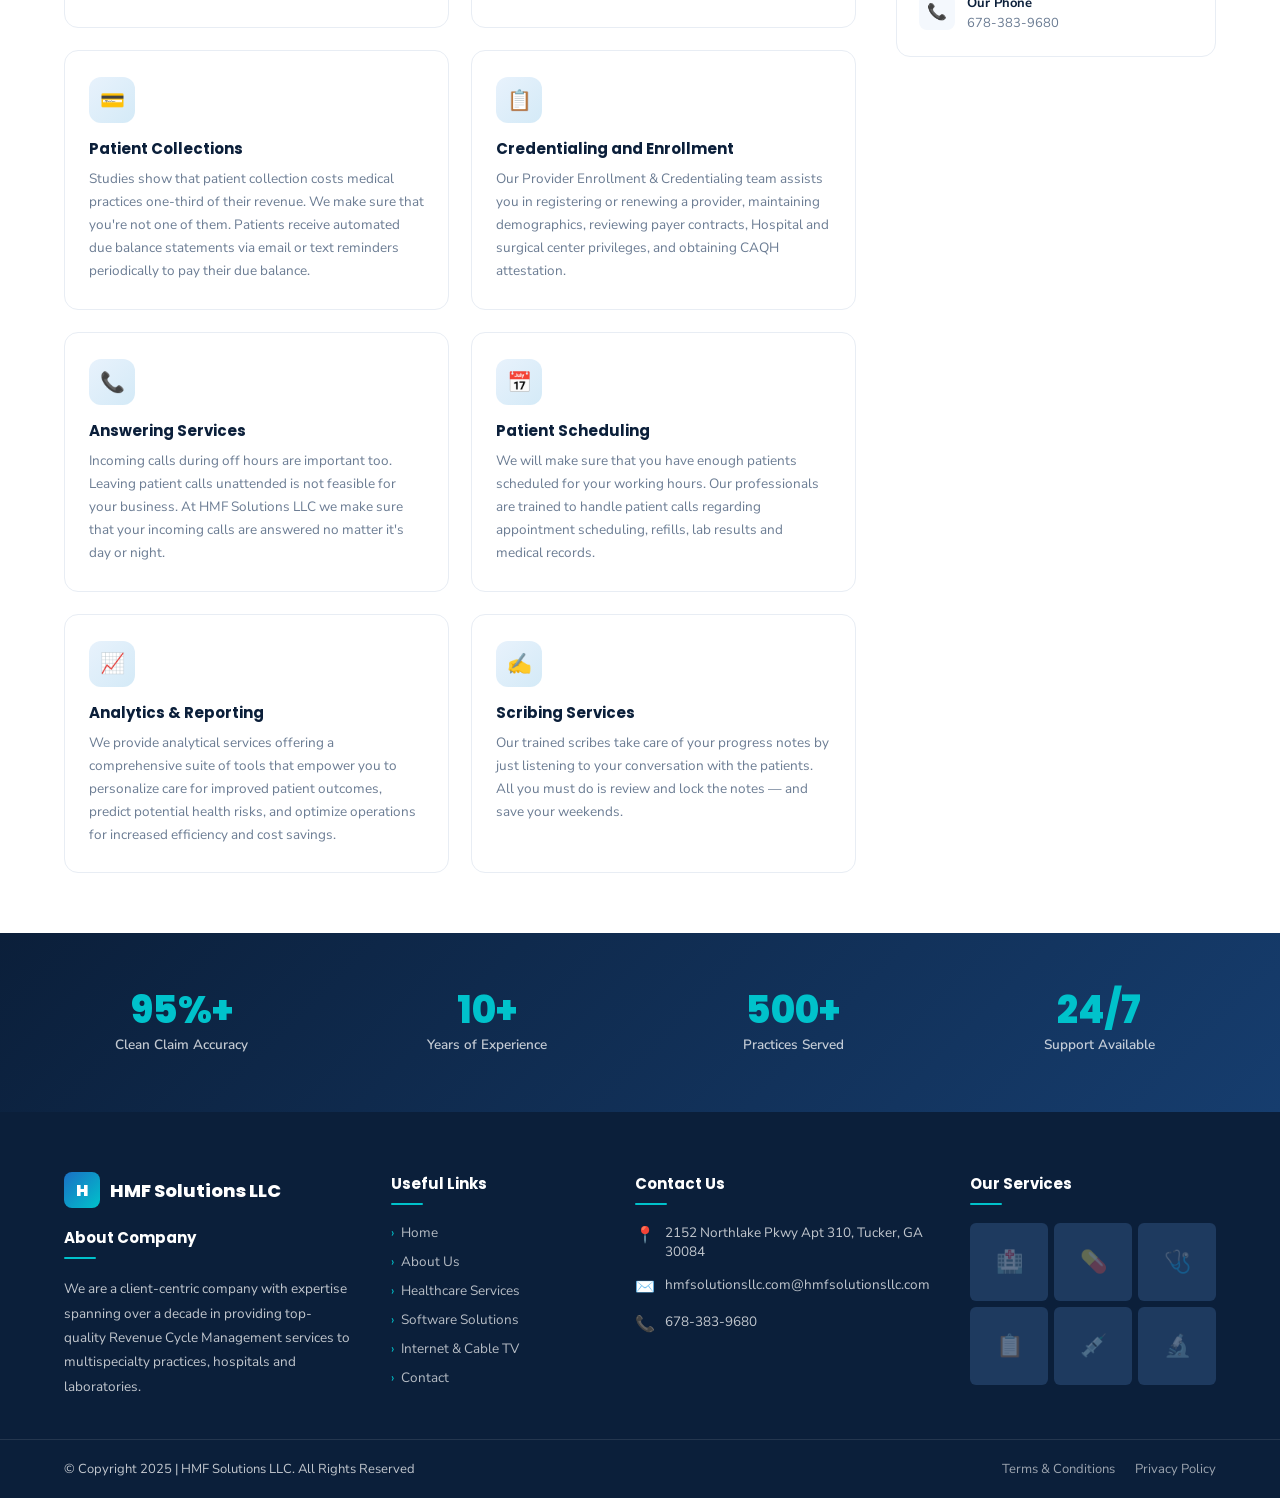
<file: healthcare.html>
<!DOCTYPE html>
<html lang="en">
<head>
<meta charset="UTF-8"/>
<meta name="viewport" content="width=device-width, initial-scale=1.0"/>
<title>Healthcare Services – HMF Solutions LLC</title>
<link rel="stylesheet" href="style.css"/>
</head>
<body>
<div id="nav-placeholder"></div>

<section class="page-hero">
  <div class="tag">Our Expertise</div>
  <h1>Healthcare Services</h1>
  <p>End-to-end Revenue Cycle Management for practices of every size and specialty.</p>
  <div class="breadcrumb"><a href="index.html">HMF Solutions LLC</a><span>›</span> Healthcare Services</div>
</section>

<div class="page-body">
  <main>
    <div class="intro-block">
      <div class="section-label">Revenue Cycle Management</div>
      <h2>Revenue Cycle Management</h2>
      <p>At HMF Solutions LLC we provide a wide range of healthcare back-office services. From appointment scheduling, scribing, medical coding, prior authorizations, charge entry and payment posting to AR/Follow UP, we have you covered. Our experienced revenue cycle management team is here to make sure that your operations are seamless, and your reimbursements are on an upwards trajectory.</p>
    </div>
    <div class="services-grid">
      <div class="service-card"><div class="card-icon">🏥</div><h3>Medical Coding</h3><p>We have a team of Certified and Experienced Professional Coders to provide you with complete medical coding services along with updated coding guidelines. With command over accurate use of ICD, CPT Codes and modifiers our coding team makes sure that you are billing with maximum accuracy to avoid and minimize chances for payers to request additional documentation or deny claims for coding related issues.</p></div>
      <div class="service-card"><div class="card-icon">🔍</div><h3>Claim Scrubbing</h3><p>Our Billing team is expert and trained to scrub the claims for any errors to make sure clean claim submission. This helps in avoiding unnecessary rejections and denials. Our clean claim submission accuracy is over 95%. Any rejections are corrected and resubmitted on the same day.</p></div>
      <div class="service-card"><div class="card-icon">✅</div><h3>Prior Authorizations</h3><p>Our prior authorization team specializes in the process for individual physicians, hospitals, laboratories and Surgery Centers. We provide services from initiation of prior authorization through to the approvals within a quick timeframe.</p></div>
      <div class="service-card"><div class="card-icon">🛡️</div><h3>Eligibility &amp; Benefit Verification</h3><p>Insurance verification is a time-intensive process and requires minute attention to detail. Our team can ensure you accurate insurance verification services. Benefit Verification is equally important as it provides you an upfront profit estimation.</p></div>
      <div class="service-card"><div class="card-icon">📊</div><h3>A/R Follow Up</h3><p>Our well versed and multispecialty trained team can take on AR of any facility and any size and make a difference in a very short time to streamline the cashflows and get those old aged claims paid in a quick time frame.</p></div>
      <div class="service-card"><div class="card-icon">🚫</div><h3>Denial Management</h3><p>We don't just have AR executives to fix denials — we have the best RCM experts that not only resolve the denials, but go an extra mile to find the root cause and eliminate it once and for all.</p></div>
      <div class="service-card"><div class="card-icon">💳</div><h3>Patient Collections</h3><p>Studies show that patient collection costs medical practices one-third of their revenue. We make sure that you're not one of them. Patients receive automated due balance statements via email or text reminders periodically to pay their due balance.</p></div>
      <div class="service-card"><div class="card-icon">📋</div><h3>Credentialing and Enrollment</h3><p>Our Provider Enrollment &amp; Credentialing team assists you in registering or renewing a provider, maintaining demographics, reviewing payer contracts, Hospital and surgical center privileges, and obtaining CAQH attestation.</p></div>
      <div class="service-card"><div class="card-icon">📞</div><h3>Answering Services</h3><p>Incoming calls during off hours are important too. Leaving patient calls unattended is not feasible for your business. At HMF Solutions LLC we make sure that your incoming calls are answered no matter it's day or night.</p></div>
      <div class="service-card"><div class="card-icon">📅</div><h3>Patient Scheduling</h3><p>We will make sure that you have enough patients scheduled for your working hours. Our professionals are trained to handle patient calls regarding appointment scheduling, refills, lab results and medical records.</p></div>
      <div class="service-card"><div class="card-icon">📈</div><h3>Analytics &amp; Reporting</h3><p>We provide analytical services offering a comprehensive suite of tools that empower you to personalize care for improved patient outcomes, predict potential health risks, and optimize operations for increased efficiency and cost savings.</p></div>
      <div class="service-card"><div class="card-icon">✍️</div><h3>Scribing Services</h3><p>Our trained scribes take care of your progress notes by just listening to your conversation with the patients. All you must do is review and lock the notes — and save your weekends.</p></div>
    </div>
  </main>
  <aside class="sidebar">
    <div class="sidebar-card">
      <div class="sidebar-card-header"><span>🏥</span> Healthcare Services</div>
      <div class="sidebar-card-body">
        <a href="#">Medical Coding</a>
        <a href="#">Claim Scrubbing</a>
        <a href="#">Prior Authorizations</a>
        <a href="#">Eligibility &amp; Benefit Verification</a>
        <a href="#">A/R Follow Up</a>
        <a href="#">Denial Management</a>
        <a href="#">Patient Collections</a>
        <a href="#">Credentialing and Enrollment</a>
        <a href="#">Answering Services</a>
        <a href="#">Patient Scheduling</a>
        <a href="#">Analytics &amp; Reporting</a>
        <a href="#">Scribing Services</a>
      </div>
    </div>
    <div class="cta-box">
      <div class="icon">💬</div>
      <h3>Need a Free Consultation?</h3>
      <p>Let our experts review your revenue cycle and show you how we can help maximize your reimbursements.</p>
      <a href="contact.html" class="cta-btn">Get Free Quote</a>
    </div>
    <div class="sidebar-card">
      <div class="sidebar-card-header"><span>📍</span> Contact Us</div>
      <div class="contact-info">
        <div class="contact-row"><div class="contact-icon">📍</div><div><strong>Our Address</strong><p>2152 Northlake Pkwy Apt 310,<br>Tucker, GA 30084</p></div></div>
        <div class="contact-row"><div class="contact-icon">✉️</div><div><strong>Our Email</strong><p>hmfsolutionsllc.com@hmfsolutionsllc.com</p></div></div>
        <div class="contact-row"><div class="contact-icon">📞</div><div><strong>Our Phone</strong><p>678-383-9680</p></div></div>
      </div>
    </div>
  </aside>
</div>

<div id="footer-placeholder"></div>
<script src="components.js"></script>
<script>
  document.getElementById('nav-placeholder').innerHTML = renderNav('healthcare');
  document.getElementById('footer-placeholder').innerHTML = renderFooter();
</script>
</body>
</html>
</file>
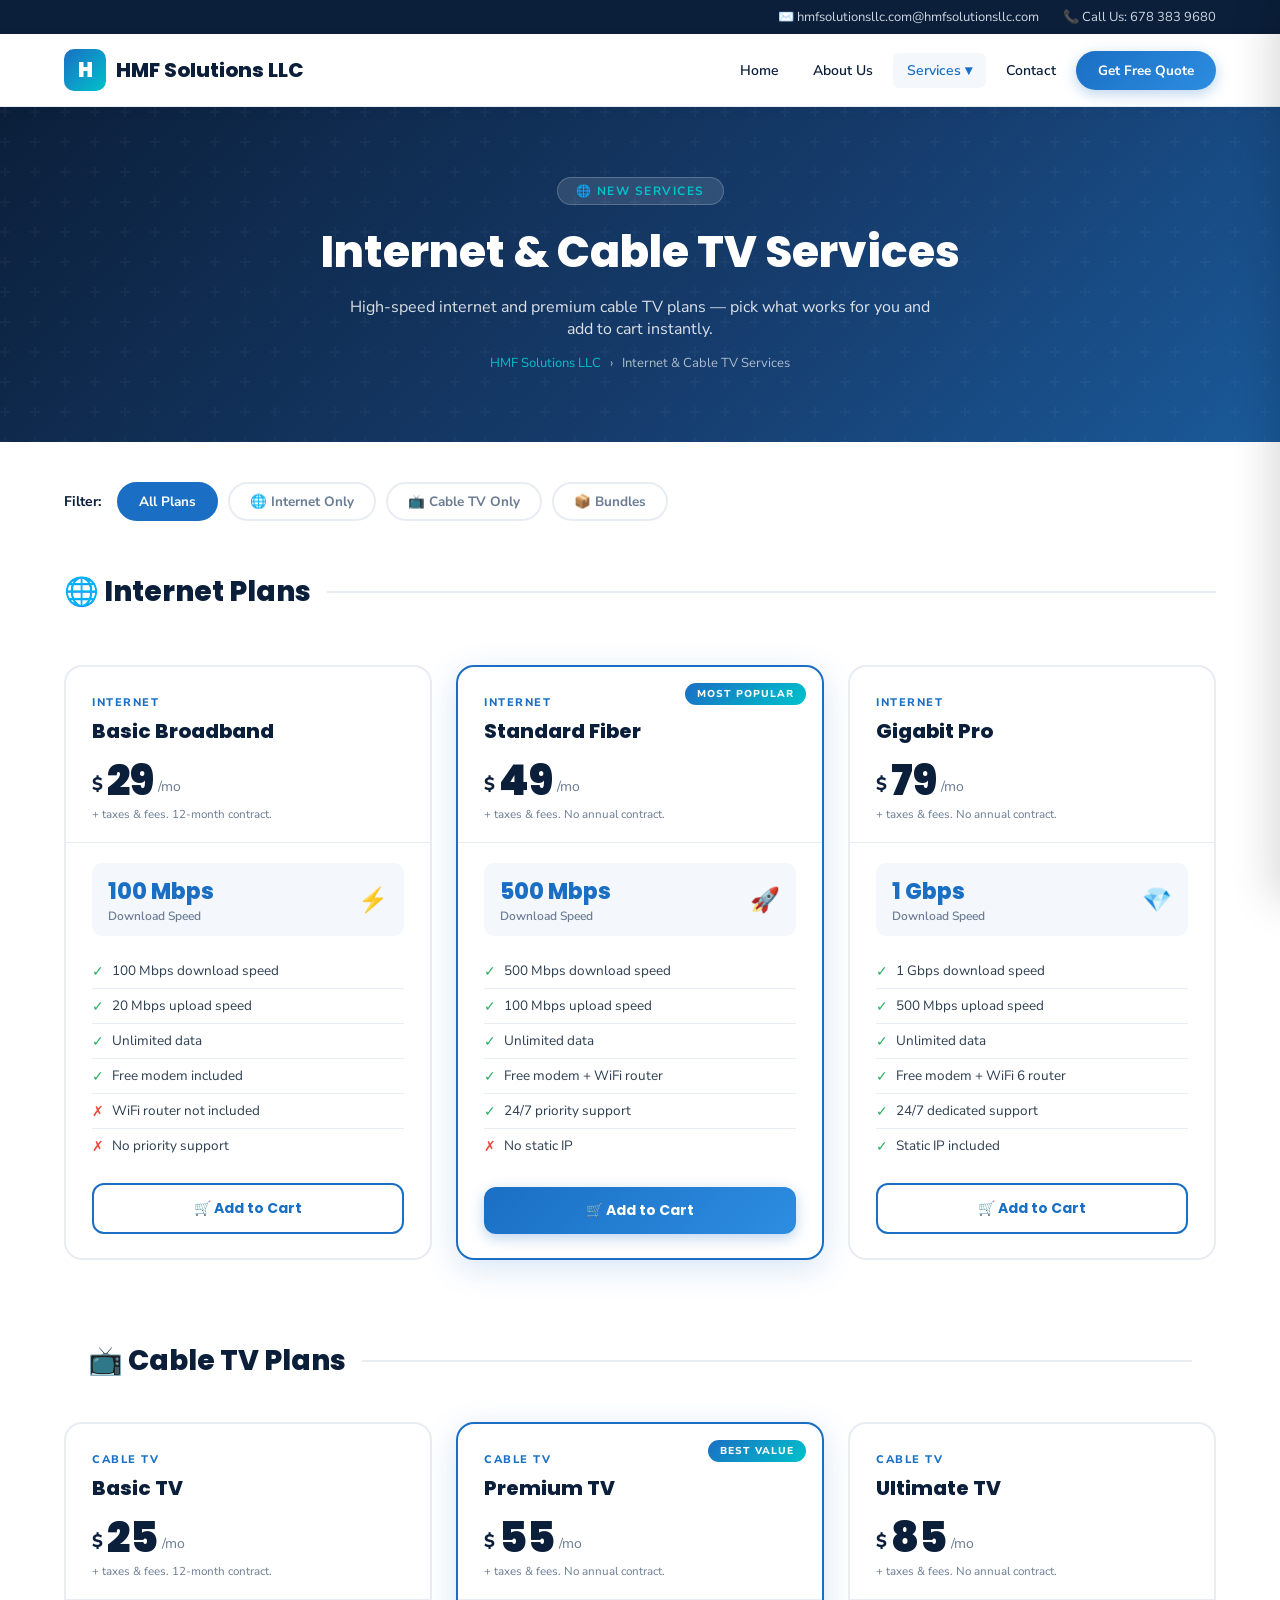
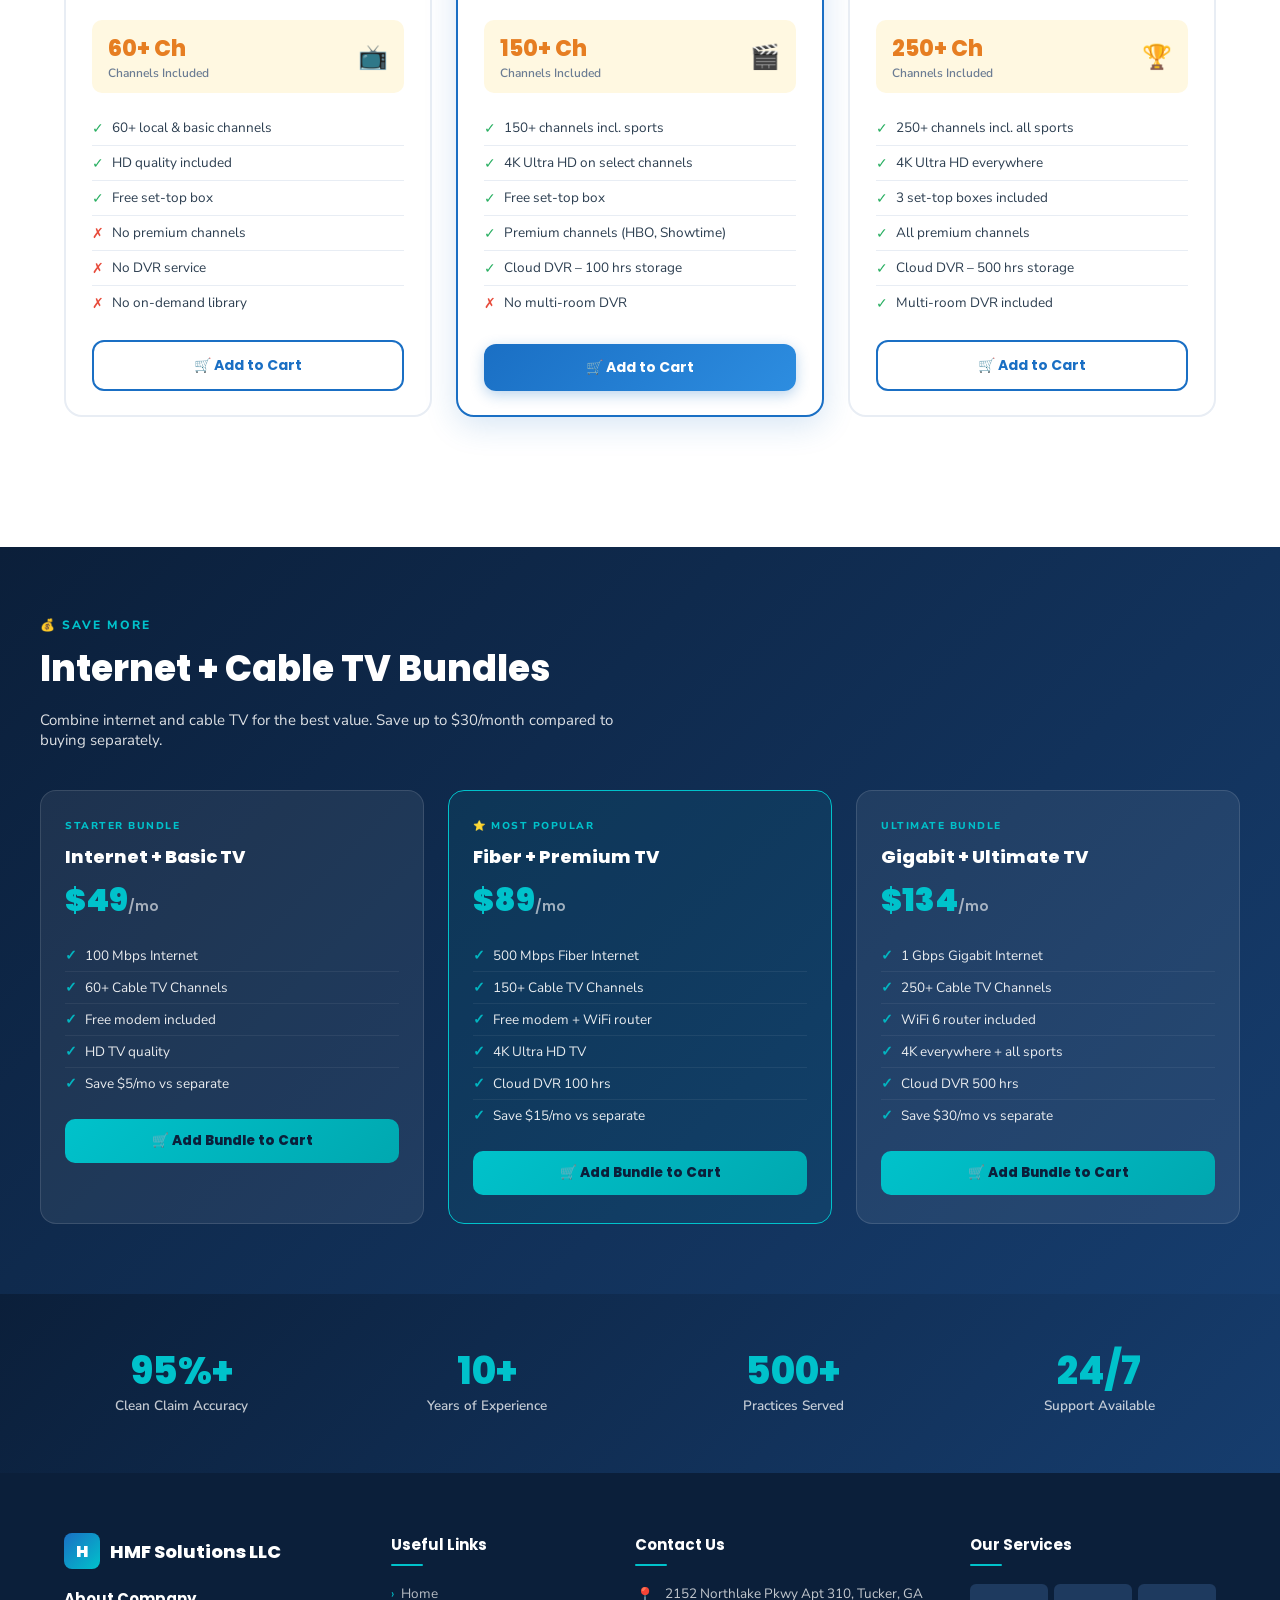
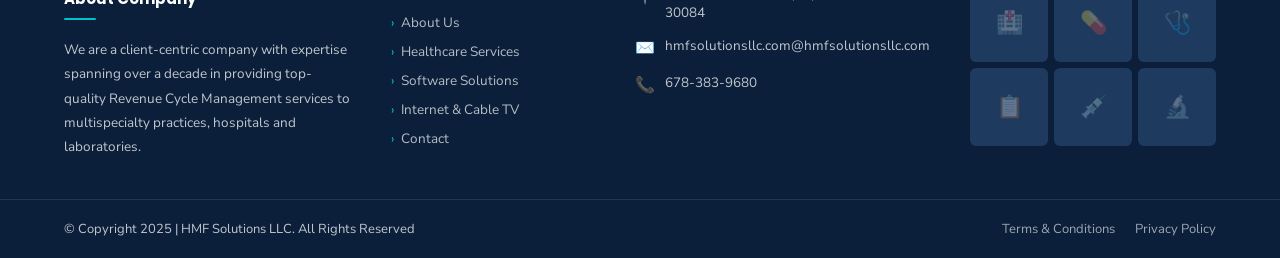
<file: internet-services.html>
<!DOCTYPE html>
<html lang="en">
<head>
<meta charset="UTF-8"/>
<meta name="viewport" content="width=device-width, initial-scale=1.0"/>
<title>Internet & Cable TV Services – HMF Solutions LLC</title>
<link rel="stylesheet" href="style.css"/>
<style>
/* ===== INTERNET PAGE SPECIFIC ===== */

/* FILTER TABS */
.filter-bar {
  max-width: 1200px;
  margin: 0 auto;
  padding: 40px 24px 0;
  display: flex;
  gap: 10px;
  flex-wrap: wrap;
  align-items: center;
}
.filter-bar span { font-weight: 700; font-size: 14px; color: var(--navy); margin-right: 6px; }
.filter-btn {
  padding: 8px 20px;
  border-radius: 30px;
  border: 2px solid var(--gray-light);
  background: #fff;
  font-family: 'Nunito Sans', sans-serif;
  font-size: 13.5px;
  font-weight: 700;
  color: var(--gray);
  cursor: pointer;
  transition: all .2s;
}
.filter-btn:hover, .filter-btn.active {
  background: var(--blue);
  border-color: var(--blue);
  color: #fff;
}

/* PLANS GRID */
.plans-section {
  max-width: 1200px;
  margin: 0 auto;
  padding: 32px 24px 70px;
}
.plans-grid {
  display: grid;
  grid-template-columns: repeat(3, 1fr);
  gap: 24px;
  margin-bottom: 60px;
}

/* PLAN CARD */
.plan-card {
  background: #fff;
  border: 2px solid var(--gray-light);
  border-radius: 18px;
  padding: 0;
  overflow: hidden;
  transition: transform .25s, box-shadow .25s, border-color .25s;
  position: relative;
  display: flex;
  flex-direction: column;
}
.plan-card:hover {
  transform: translateY(-5px);
  box-shadow: 0 16px 40px rgba(26,111,196,.13);
  border-color: var(--blue);
}
.plan-card.featured {
  border-color: var(--blue);
  box-shadow: 0 8px 32px rgba(26,111,196,.18);
}
.badge {
  position: absolute;
  top: 16px; right: 16px;
  background: linear-gradient(135deg, var(--blue), var(--accent));
  color: #fff;
  font-size: 10px;
  font-weight: 800;
  text-transform: uppercase;
  letter-spacing: 1px;
  padding: 4px 12px;
  border-radius: 20px;
}
.plan-header {
  padding: 28px 26px 20px;
  border-bottom: 1px solid var(--gray-light);
}
.plan-type {
  font-size: 11px;
  font-weight: 800;
  text-transform: uppercase;
  letter-spacing: 1.5px;
  color: var(--blue);
  margin-bottom: 6px;
}
.plan-name {
  font-family: 'Poppins', sans-serif;
  font-size: 20px;
  font-weight: 800;
  color: var(--navy);
  margin-bottom: 14px;
}
.plan-price {
  display: flex;
  align-items: flex-end;
  gap: 4px;
  margin-bottom: 4px;
}
.plan-price .dollar { font-size: 18px; font-weight: 800; color: var(--navy); margin-bottom: 6px; }
.plan-price .amount { font-family: 'Poppins', sans-serif; font-size: 42px; font-weight: 900; color: var(--navy); line-height: 1; }
.plan-price .period { font-size: 14px; color: var(--gray); margin-bottom: 6px; }
.plan-note { font-size: 11.5px; color: var(--gray); }

/* PLAN BODY */
.plan-body { padding: 20px 26px 24px; flex: 1; display: flex; flex-direction: column; }
.plan-speed {
  background: var(--light-bg);
  border-radius: 10px;
  padding: 12px 16px;
  display: flex;
  align-items: center;
  gap: 10px;
  margin-bottom: 18px;
}
.plan-speed .speed-num { font-family: 'Poppins', sans-serif; font-size: 22px; font-weight: 800; color: var(--blue); }
.plan-speed .speed-label { font-size: 12px; color: var(--gray); font-weight: 600; }
.plan-features { flex: 1; margin-bottom: 20px; }
.plan-features li {
  display: flex;
  align-items: flex-start;
  gap: 8px;
  padding: 7px 0;
  font-size: 13.5px;
  color: var(--text);
  border-bottom: 1px solid var(--gray-light);
}
.plan-features li:last-child { border: none; }
.plan-features li .check { color: #27ae60; font-size: 14px; margin-top: 1px; flex-shrink: 0; }
.plan-features li .cross { color: #e74c3c; font-size: 14px; margin-top: 1px; flex-shrink: 0; }

/* ADD TO CART BTN */
.add-cart-btn {
  width: 100%;
  padding: 13px;
  border-radius: 12px;
  border: none;
  font-family: 'Poppins', sans-serif;
  font-size: 14px;
  font-weight: 700;
  cursor: pointer;
  transition: all .2s;
  display: flex;
  align-items: center;
  justify-content: center;
  gap: 8px;
}
.add-cart-btn.primary {
  background: linear-gradient(135deg, var(--blue), var(--blue-light));
  color: #fff;
  box-shadow: 0 4px 14px rgba(26,111,196,.3);
}
.add-cart-btn.primary:hover { transform: translateY(-2px); box-shadow: 0 8px 20px rgba(26,111,196,.4); }
.add-cart-btn.outline {
  background: #fff;
  color: var(--blue);
  border: 2px solid var(--blue);
}
.add-cart-btn.outline:hover { background: var(--blue); color: #fff; }
.add-cart-btn.added {
  background: linear-gradient(135deg, #27ae60, #2ecc71) !important;
  color: #fff !important;
  border-color: transparent !important;
}

/* ===== CART SIDEBAR ===== */
.cart-fab {
  position: fixed;
  bottom: 28px; right: 28px;
  background: linear-gradient(135deg, var(--blue), var(--accent));
  color: #fff;
  border: none;
  border-radius: 50px;
  padding: 14px 22px;
  font-family: 'Poppins', sans-serif;
  font-size: 14px;
  font-weight: 700;
  cursor: pointer;
  box-shadow: 0 8px 24px rgba(26,111,196,.4);
  display: flex;
  align-items: center;
  gap: 10px;
  z-index: 999;
  transition: transform .2s, box-shadow .2s;
}
.cart-fab:hover { transform: translateY(-3px); box-shadow: 0 12px 32px rgba(26,111,196,.5); }
.cart-fab .cart-count {
  background: #fff;
  color: var(--blue);
  border-radius: 50%;
  width: 22px; height: 22px;
  display: flex; align-items: center; justify-content: center;
  font-size: 12px;
  font-weight: 900;
}

/* CART DRAWER */
.cart-overlay {
  position: fixed; inset: 0;
  background: rgba(0,0,0,.5);
  z-index: 1000;
  display: none;
  backdrop-filter: blur(2px);
}
.cart-overlay.open { display: block; }
.cart-drawer {
  position: fixed;
  top: 0; right: -460px;
  width: 460px;
  max-width: 100vw;
  height: 100vh;
  background: #fff;
  z-index: 1001;
  box-shadow: -8px 0 40px rgba(0,0,0,.15);
  transition: right .35s cubic-bezier(.4,0,.2,1);
  display: flex;
  flex-direction: column;
}
.cart-drawer.open { right: 0; }
.cart-drawer-header {
  padding: 24px 24px 18px;
  border-bottom: 1px solid var(--gray-light);
  display: flex;
  align-items: center;
  justify-content: space-between;
}
.cart-drawer-header h3 {
  font-family: 'Poppins', sans-serif;
  font-size: 18px;
  font-weight: 800;
  color: var(--navy);
}
.cart-close {
  background: var(--light-bg);
  border: none;
  border-radius: 8px;
  width: 36px; height: 36px;
  font-size: 18px;
  cursor: pointer;
  display: flex; align-items: center; justify-content: center;
  transition: background .2s;
}
.cart-close:hover { background: var(--gray-light); }
.cart-items { flex: 1; overflow-y: auto; padding: 16px 24px; }
.cart-empty {
  text-align: center;
  padding: 60px 20px;
  color: var(--gray);
}
.cart-empty .icon { font-size: 52px; margin-bottom: 14px; }
.cart-empty p { font-size: 15px; font-weight: 600; }
.cart-item {
  background: var(--light-bg);
  border-radius: 14px;
  padding: 16px;
  margin-bottom: 12px;
  display: flex;
  gap: 14px;
  align-items: flex-start;
  animation: slideIn .25s ease;
}
@keyframes slideIn { from { opacity:0; transform:translateX(20px); } to { opacity:1; transform:translateX(0); } }
.cart-item-icon {
  width: 44px; height: 44px; min-width: 44px;
  background: linear-gradient(135deg, var(--blue), var(--accent));
  border-radius: 10px;
  display: flex; align-items: center; justify-content: center;
  font-size: 20px;
}
.cart-item-info { flex: 1; }
.cart-item-info h4 { font-family: 'Poppins', sans-serif; font-size: 14px; font-weight: 700; color: var(--navy); margin-bottom: 3px; }
.cart-item-info .type { font-size: 11px; color: var(--blue); font-weight: 700; text-transform: uppercase; letter-spacing: 1px; margin-bottom: 4px; }
.cart-item-info .price { font-size: 16px; font-weight: 800; color: var(--navy); }
.cart-item-info .price span { font-size: 12px; font-weight: 600; color: var(--gray); }
.cart-remove {
  background: none;
  border: none;
  color: #e74c3c;
  font-size: 18px;
  cursor: pointer;
  padding: 4px;
  border-radius: 6px;
  transition: background .2s;
  line-height: 1;
}
.cart-remove:hover { background: #fdecea; }
.cart-footer {
  padding: 20px 24px;
  border-top: 1px solid var(--gray-light);
}
.cart-total {
  display: flex;
  justify-content: space-between;
  align-items: center;
  margin-bottom: 16px;
}
.cart-total span { font-size: 14px; color: var(--gray); font-weight: 600; }
.cart-total strong { font-family: 'Poppins', sans-serif; font-size: 24px; font-weight: 900; color: var(--navy); }
.checkout-btn {
  width: 100%;
  padding: 15px;
  background: linear-gradient(135deg, var(--blue), var(--blue-light));
  color: #fff;
  border: none;
  border-radius: 12px;
  font-family: 'Poppins', sans-serif;
  font-size: 15px;
  font-weight: 700;
  cursor: pointer;
  transition: opacity .2s, transform .2s;
  box-shadow: 0 4px 14px rgba(26,111,196,.3);
}
.checkout-btn:hover { opacity: .9; transform: translateY(-1px); }
.cart-note { font-size: 12px; color: var(--gray); text-align: center; margin-top: 10px; }

/* BUNDLE SECTION */
.bundle-section {
  background: linear-gradient(135deg, var(--navy), #163d6e);
  padding: 70px 24px;
  color: #fff;
}
.bundle-inner { max-width: 1200px; margin: 0 auto; }
.bundle-inner .section-label { color: var(--accent); }
.bundle-inner h2 { font-family: 'Poppins', sans-serif; font-size: clamp(24px,3.5vw,36px); font-weight: 800; margin-bottom: 14px; }
.bundle-inner p { font-size: 15px; opacity: .85; margin-bottom: 40px; max-width: 600px; }
.bundles-grid { display: grid; grid-template-columns: repeat(3,1fr); gap: 24px; }
.bundle-card {
  background: rgba(255,255,255,.07);
  border: 1px solid rgba(255,255,255,.12);
  border-radius: 16px;
  padding: 28px 24px;
  transition: background .25s, transform .25s;
  cursor: default;
}
.bundle-card:hover { background: rgba(255,255,255,.12); transform: translateY(-3px); }
.bundle-card.popular { border-color: var(--accent); background: rgba(0,194,203,.08); }
.bundle-tag { font-size: 10px; font-weight: 800; text-transform: uppercase; letter-spacing: 1.5px; color: var(--accent); margin-bottom: 10px; }
.bundle-card h3 { font-family: 'Poppins', sans-serif; font-size: 18px; font-weight: 800; margin-bottom: 6px; }
.bundle-card .bundle-price { font-family: 'Poppins', sans-serif; font-size: 32px; font-weight: 900; color: var(--accent); margin-bottom: 16px; }
.bundle-card .bundle-price span { font-size: 14px; color: rgba(255,255,255,.6); font-weight: 600; }
.bundle-features li { display: flex; align-items: center; gap: 8px; font-size: 13.5px; padding: 6px 0; opacity: .9; border-bottom: 1px solid rgba(255,255,255,.07); }
.bundle-features li:last-child { border: none; }
.bundle-features li::before { content: '✓'; color: var(--accent); font-weight: 900; flex-shrink: 0; }
.bundle-add-btn {
  width: 100%;
  margin-top: 20px;
  padding: 12px;
  background: linear-gradient(135deg, var(--accent), #00a8b0);
  color: var(--navy);
  border: none;
  border-radius: 10px;
  font-family: 'Poppins', sans-serif;
  font-size: 13.5px;
  font-weight: 800;
  cursor: pointer;
  transition: opacity .2s, transform .2s;
}
.bundle-add-btn:hover { opacity: .9; transform: translateY(-2px); }
.bundle-add-btn.added { background: #27ae60; color: #fff; }

/* SECTION DIVIDER */
.section-divider {
  display: flex;
  align-items: center;
  gap: 16px;
  max-width: 1200px;
  margin: 0 auto;
  padding: 50px 24px 20px;
}
.section-divider h2 {
  font-family: 'Poppins', sans-serif;
  font-size: clamp(20px,2.5vw,28px);
  font-weight: 800;
  color: var(--navy);
  white-space: nowrap;
}
.divider-line { flex: 1; height: 2px; background: var(--gray-light); }

/* TOAST */
.toast {
  position: fixed;
  bottom: 100px; right: 28px;
  background: var(--navy);
  color: #fff;
  padding: 14px 20px;
  border-radius: 12px;
  font-size: 14px;
  font-weight: 600;
  z-index: 9999;
  display: flex;
  align-items: center;
  gap: 10px;
  box-shadow: 0 8px 24px rgba(0,0,0,.2);
  transform: translateY(20px);
  opacity: 0;
  transition: all .3s;
  pointer-events: none;
}
.toast.show { transform: translateY(0); opacity: 1; }

@media(max-width:900px){
  .plans-grid { grid-template-columns: 1fr 1fr; }
  .bundles-grid { grid-template-columns: 1fr; }
}
@media(max-width:600px){
  .plans-grid { grid-template-columns: 1fr; }
  .cart-drawer { width: 100vw; }
}
</style>
</head>
<body>

<div id="nav-placeholder"></div>

<!-- HERO -->
<section class="page-hero">
  <div class="tag">🌐 New Services</div>
  <h1>Internet & Cable TV Services</h1>
  <p>High-speed internet and premium cable TV plans — pick what works for you and add to cart instantly.</p>
  <div class="breadcrumb">
    <a href="index.html">HMF Solutions LLC</a>
    <span>›</span>
    Internet & Cable TV Services
  </div>
</section>

<!-- FILTER BAR -->
<div class="filter-bar">
  <span>Filter:</span>
  <button class="filter-btn active" onclick="filterPlans('all', this)">All Plans</button>
  <button class="filter-btn" onclick="filterPlans('internet', this)">🌐 Internet Only</button>
  <button class="filter-btn" onclick="filterPlans('cable', this)">📺 Cable TV Only</button>
  <button class="filter-btn" onclick="filterPlans('bundle', this)">📦 Bundles</button>
</div>

<!-- ===== INTERNET PLANS ===== -->
<div class="section-divider" data-category="internet">
  <h2>🌐 Internet Plans</h2>
  <div class="divider-line"></div>
</div>

<div class="plans-section">
  <div class="plans-grid" id="internet-plans">

    <!-- Basic -->
    <div class="plan-card" data-category="internet">
      <div class="plan-header">
        <div class="plan-type">Internet</div>
        <div class="plan-name">Basic Broadband</div>
        <div class="plan-price">
          <span class="dollar">$</span>
          <span class="amount">29</span>
          <span class="period">/mo</span>
        </div>
        <div class="plan-note">+ taxes & fees. 12-month contract.</div>
      </div>
      <div class="plan-body">
        <div class="plan-speed">
          <div>
            <div class="speed-num">100 Mbps</div>
            <div class="speed-label">Download Speed</div>
          </div>
          <span style="font-size:24px;margin-left:auto">⚡</span>
        </div>
        <ul class="plan-features">
          <li><span class="check">✓</span> 100 Mbps download speed</li>
          <li><span class="check">✓</span> 20 Mbps upload speed</li>
          <li><span class="check">✓</span> Unlimited data</li>
          <li><span class="check">✓</span> Free modem included</li>
          <li><span class="cross">✗</span> WiFi router not included</li>
          <li><span class="cross">✗</span> No priority support</li>
        </ul>
        <button class="add-cart-btn outline" onclick="addToCart(this, 'Basic Broadband', 29, 'internet', '100 Mbps')">
          🛒 Add to Cart
        </button>
      </div>
    </div>

    <!-- Standard — Featured -->
    <div class="plan-card featured" data-category="internet">
      <div class="badge">Most Popular</div>
      <div class="plan-header">
        <div class="plan-type">Internet</div>
        <div class="plan-name">Standard Fiber</div>
        <div class="plan-price">
          <span class="dollar">$</span>
          <span class="amount">49</span>
          <span class="period">/mo</span>
        </div>
        <div class="plan-note">+ taxes & fees. No annual contract.</div>
      </div>
      <div class="plan-body">
        <div class="plan-speed">
          <div>
            <div class="speed-num">500 Mbps</div>
            <div class="speed-label">Download Speed</div>
          </div>
          <span style="font-size:24px;margin-left:auto">🚀</span>
        </div>
        <ul class="plan-features">
          <li><span class="check">✓</span> 500 Mbps download speed</li>
          <li><span class="check">✓</span> 100 Mbps upload speed</li>
          <li><span class="check">✓</span> Unlimited data</li>
          <li><span class="check">✓</span> Free modem + WiFi router</li>
          <li><span class="check">✓</span> 24/7 priority support</li>
          <li><span class="cross">✗</span> No static IP</li>
        </ul>
        <button class="add-cart-btn primary" onclick="addToCart(this, 'Standard Fiber', 49, 'internet', '500 Mbps')">
          🛒 Add to Cart
        </button>
      </div>
    </div>

    <!-- Gigabit -->
    <div class="plan-card" data-category="internet">
      <div class="plan-header">
        <div class="plan-type">Internet</div>
        <div class="plan-name">Gigabit Pro</div>
        <div class="plan-price">
          <span class="dollar">$</span>
          <span class="amount">79</span>
          <span class="period">/mo</span>
        </div>
        <div class="plan-note">+ taxes & fees. No annual contract.</div>
      </div>
      <div class="plan-body">
        <div class="plan-speed">
          <div>
            <div class="speed-num">1 Gbps</div>
            <div class="speed-label">Download Speed</div>
          </div>
          <span style="font-size:24px;margin-left:auto">💎</span>
        </div>
        <ul class="plan-features">
          <li><span class="check">✓</span> 1 Gbps download speed</li>
          <li><span class="check">✓</span> 500 Mbps upload speed</li>
          <li><span class="check">✓</span> Unlimited data</li>
          <li><span class="check">✓</span> Free modem + WiFi 6 router</li>
          <li><span class="check">✓</span> 24/7 dedicated support</li>
          <li><span class="check">✓</span> Static IP included</li>
        </ul>
        <button class="add-cart-btn outline" onclick="addToCart(this, 'Gigabit Pro', 79, 'internet', '1 Gbps')">
          🛒 Add to Cart
        </button>
      </div>
    </div>

  </div><!-- /internet plans -->

  <!-- ===== CABLE TV PLANS ===== -->
  <div class="section-divider" data-category="cable" style="padding-top:20px;">
    <h2>📺 Cable TV Plans</h2>
    <div class="divider-line"></div>
  </div>
  <div style="height:20px"></div>

  <div class="plans-grid" id="cable-plans">

    <!-- Basic TV -->
    <div class="plan-card" data-category="cable">
      <div class="plan-header">
        <div class="plan-type">Cable TV</div>
        <div class="plan-name">Basic TV</div>
        <div class="plan-price">
          <span class="dollar">$</span>
          <span class="amount">25</span>
          <span class="period">/mo</span>
        </div>
        <div class="plan-note">+ taxes & fees. 12-month contract.</div>
      </div>
      <div class="plan-body">
        <div class="plan-speed" style="background:#fff8e1;">
          <div>
            <div class="speed-num" style="color:#e67e22;">60+ Ch</div>
            <div class="speed-label">Channels Included</div>
          </div>
          <span style="font-size:24px;margin-left:auto">📺</span>
        </div>
        <ul class="plan-features">
          <li><span class="check">✓</span> 60+ local & basic channels</li>
          <li><span class="check">✓</span> HD quality included</li>
          <li><span class="check">✓</span> Free set-top box</li>
          <li><span class="cross">✗</span> No premium channels</li>
          <li><span class="cross">✗</span> No DVR service</li>
          <li><span class="cross">✗</span> No on-demand library</li>
        </ul>
        <button class="add-cart-btn outline" onclick="addToCart(this, 'Basic TV', 25, 'cable', '60+ Channels')">
          🛒 Add to Cart
        </button>
      </div>
    </div>

    <!-- Premium TV — Featured -->
    <div class="plan-card featured" data-category="cable">
      <div class="badge">Best Value</div>
      <div class="plan-header">
        <div class="plan-type">Cable TV</div>
        <div class="plan-name">Premium TV</div>
        <div class="plan-price">
          <span class="dollar">$</span>
          <span class="amount">55</span>
          <span class="period">/mo</span>
        </div>
        <div class="plan-note">+ taxes & fees. No annual contract.</div>
      </div>
      <div class="plan-body">
        <div class="plan-speed" style="background:#fff8e1;">
          <div>
            <div class="speed-num" style="color:#e67e22;">150+ Ch</div>
            <div class="speed-label">Channels Included</div>
          </div>
          <span style="font-size:24px;margin-left:auto">🎬</span>
        </div>
        <ul class="plan-features">
          <li><span class="check">✓</span> 150+ channels incl. sports</li>
          <li><span class="check">✓</span> 4K Ultra HD on select channels</li>
          <li><span class="check">✓</span> Free set-top box</li>
          <li><span class="check">✓</span> Premium channels (HBO, Showtime)</li>
          <li><span class="check">✓</span> Cloud DVR – 100 hrs storage</li>
          <li><span class="cross">✗</span> No multi-room DVR</li>
        </ul>
        <button class="add-cart-btn primary" onclick="addToCart(this, 'Premium TV', 55, 'cable', '150+ Channels')">
          🛒 Add to Cart
        </button>
      </div>
    </div>

    <!-- Ultimate TV -->
    <div class="plan-card" data-category="cable">
      <div class="plan-header">
        <div class="plan-type">Cable TV</div>
        <div class="plan-name">Ultimate TV</div>
        <div class="plan-price">
          <span class="dollar">$</span>
          <span class="amount">85</span>
          <span class="period">/mo</span>
        </div>
        <div class="plan-note">+ taxes & fees. No annual contract.</div>
      </div>
      <div class="plan-body">
        <div class="plan-speed" style="background:#fff8e1;">
          <div>
            <div class="speed-num" style="color:#e67e22;">250+ Ch</div>
            <div class="speed-label">Channels Included</div>
          </div>
          <span style="font-size:24px;margin-left:auto">🏆</span>
        </div>
        <ul class="plan-features">
          <li><span class="check">✓</span> 250+ channels incl. all sports</li>
          <li><span class="check">✓</span> 4K Ultra HD everywhere</li>
          <li><span class="check">✓</span> 3 set-top boxes included</li>
          <li><span class="check">✓</span> All premium channels</li>
          <li><span class="check">✓</span> Cloud DVR – 500 hrs storage</li>
          <li><span class="check">✓</span> Multi-room DVR included</li>
        </ul>
        <button class="add-cart-btn outline" onclick="addToCart(this, 'Ultimate TV', 85, 'cable', '250+ Channels')">
          🛒 Add to Cart
        </button>
      </div>
    </div>

  </div><!-- /cable plans -->
</div><!-- /plans-section -->

<!-- ===== BUNDLE SECTION ===== -->
<section class="bundle-section" data-category="bundle">
  <div class="bundle-inner">
    <div class="section-label">💰 Save More</div>
    <h2>Internet + Cable TV Bundles</h2>
    <p>Combine internet and cable TV for the best value. Save up to $30/month compared to buying separately.</p>

    <div class="bundles-grid">

      <!-- Bundle 1 -->
      <div class="bundle-card">
        <div class="bundle-tag">Starter Bundle</div>
        <h3>Internet + Basic TV</h3>
        <div class="bundle-price">$49<span>/mo</span></div>
        <ul class="bundle-features">
          <li>100 Mbps Internet</li>
          <li>60+ Cable TV Channels</li>
          <li>Free modem included</li>
          <li>HD TV quality</li>
          <li>Save $5/mo vs separate</li>
        </ul>
        <button class="bundle-add-btn" onclick="addBundle(this, 'Starter Bundle', 49, '100 Mbps + 60 Ch')">
          🛒 Add Bundle to Cart
        </button>
      </div>

      <!-- Bundle 2 — Popular -->
      <div class="bundle-card popular">
        <div class="bundle-tag">⭐ Most Popular</div>
        <h3>Fiber + Premium TV</h3>
        <div class="bundle-price">$89<span>/mo</span></div>
        <ul class="bundle-features">
          <li>500 Mbps Fiber Internet</li>
          <li>150+ Cable TV Channels</li>
          <li>Free modem + WiFi router</li>
          <li>4K Ultra HD TV</li>
          <li>Cloud DVR 100 hrs</li>
          <li>Save $15/mo vs separate</li>
        </ul>
        <button class="bundle-add-btn" onclick="addBundle(this, 'Fiber + Premium TV Bundle', 89, '500 Mbps + 150 Ch')">
          🛒 Add Bundle to Cart
        </button>
      </div>

      <!-- Bundle 3 -->
      <div class="bundle-card">
        <div class="bundle-tag">Ultimate Bundle</div>
        <h3>Gigabit + Ultimate TV</h3>
        <div class="bundle-price">$134<span>/mo</span></div>
        <ul class="bundle-features">
          <li>1 Gbps Gigabit Internet</li>
          <li>250+ Cable TV Channels</li>
          <li>WiFi 6 router included</li>
          <li>4K everywhere + all sports</li>
          <li>Cloud DVR 500 hrs</li>
          <li>Save $30/mo vs separate</li>
        </ul>
        <button class="bundle-add-btn" onclick="addBundle(this, 'Gigabit + Ultimate TV Bundle', 134, '1 Gbps + 250 Ch')">
          🛒 Add Bundle to Cart
        </button>
      </div>

    </div>
  </div>
</section>

<!-- ===== CART FAB ===== -->
<button class="cart-fab" id="cartFab" onclick="toggleCart()" style="display:none;">
  🛒 My Cart
  <span class="cart-count" id="cartCount">0</span>
</button>

<!-- ===== CART DRAWER ===== -->
<div class="cart-overlay" id="cartOverlay" onclick="toggleCart()"></div>
<div class="cart-drawer" id="cartDrawer">
  <div class="cart-drawer-header">
    <h3>🛒 Your Cart</h3>
    <button class="cart-close" onclick="toggleCart()">✕</button>
  </div>
  <div class="cart-items" id="cartItems">
    <div class="cart-empty">
      <div class="icon">🛒</div>
      <p>Your cart is empty</p>
      <p style="font-size:13px;margin-top:6px;font-weight:400;">Add a plan above to get started</p>
    </div>
  </div>
  <div class="cart-footer" id="cartFooter" style="display:none;">
    <div class="cart-total">
      <span>Monthly Total</span>
      <strong id="cartTotal">$0</strong>
    </div>
    <button class="checkout-btn" onclick="checkout()">
      ✅ Proceed to Checkout
    </button>
    <p class="cart-note">📞 Or call us: <a href="tel:+16783839680" style="color:var(--blue);font-weight:700;">678-383-9680</a> to order by phone</p>
  </div>
</div>

<!-- TOAST -->
<div class="toast" id="toast"></div>

<div id="footer-placeholder"></div>

<script src="components.js"></script>
<script>
  document.getElementById('nav-placeholder').innerHTML = renderNav('internet');
  document.getElementById('footer-placeholder').innerHTML = renderFooter();

  // ===== CART STATE =====
  let cart = [];

  function addToCart(btn, name, price, type, detail) {
    const existing = cart.find(i => i.name === name);
    if (existing) { showToast('⚠️ ' + name + ' already in cart!'); return; }
    cart.push({ name, price, type, detail, id: Date.now() });
    btn.classList.add('added');
    btn.textContent = '✓ Added to Cart';
    btn.disabled = true;
    updateCart();
    showToast('✅ ' + name + ' added to cart!');
  }

  function addBundle(btn, name, price, detail) {
    const existing = cart.find(i => i.name === name);
    if (existing) { showToast('⚠️ ' + name + ' already in cart!'); return; }
    cart.push({ name, price, type: 'bundle', detail, id: Date.now() });
    btn.classList.add('added');
    btn.textContent = '✓ Added!';
    btn.disabled = true;
    updateCart();
    showToast('✅ ' + name + ' added to cart!');
  }

  function removeFromCart(id) {
    const item = cart.find(i => i.id === id);
    cart = cart.filter(i => i.id !== id);
    // Re-enable button
    document.querySelectorAll('.add-cart-btn, .bundle-add-btn').forEach(btn => {
      if (btn.textContent.includes('Added') || btn.disabled) {
        // Try to match by data
      }
    });
    // Re-enable all buttons that match removed item
    document.querySelectorAll('[data-plan-name]').forEach(btn => {
      if (btn.dataset.planName === item?.name) {
        btn.classList.remove('added');
        btn.disabled = false;
        btn.textContent = '🛒 Add to Cart';
      }
    });
    updateCart();
    if (item) showToast('🗑️ ' + item.name + ' removed');
  }

  function updateCart() {
    const count = cart.length;
    const total = cart.reduce((s, i) => s + i.price, 0);
    document.getElementById('cartCount').textContent = count;
    document.getElementById('cartFab').style.display = count > 0 ? 'flex' : 'none';
    document.getElementById('cartFooter').style.display = count > 0 ? 'block' : 'none';
    document.getElementById('cartTotal').textContent = '$' + total + '/mo';

    const icons = { internet: '🌐', cable: '📺', bundle: '📦' };
    const container = document.getElementById('cartItems');

    if (count === 0) {
      container.innerHTML = `<div class="cart-empty"><div class="icon">🛒</div><p>Your cart is empty</p><p style="font-size:13px;margin-top:6px;font-weight:400;">Add a plan above to get started</p></div>`;
      return;
    }

    container.innerHTML = cart.map(item => `
      <div class="cart-item">
        <div class="cart-item-icon">${icons[item.type] || '📦'}</div>
        <div class="cart-item-info">
          <div class="type">${item.type === 'bundle' ? '📦 Bundle' : item.type === 'internet' ? '🌐 Internet' : '📺 Cable TV'}</div>
          <h4>${item.name}</h4>
          <div style="font-size:12px;color:var(--gray);margin-bottom:4px;">${item.detail}</div>
          <div class="price">$${item.price}<span>/mo</span></div>
        </div>
        <button class="cart-remove" onclick="removeFromCart(${item.id})" title="Remove">✕</button>
      </div>
    `).join('');
  }

  function toggleCart() {
    document.getElementById('cartDrawer').classList.toggle('open');
    document.getElementById('cartOverlay').classList.toggle('open');
  }

  function checkout() {
    if (cart.length === 0) return;
    const total = cart.reduce((s, i) => s + i.price, 0);
    const items = cart.map(i => i.name).join(', ');
    alert(`✅ Order Confirmed!\n\nPlans: ${items}\nMonthly Total: $${total}/mo\n\nOur team will call you within 24 hours to complete your order.\n\nOr call us now: 678-383-9680`);
  }

  function showToast(msg) {
    const t = document.getElementById('toast');
    t.textContent = msg;
    t.classList.add('show');
    setTimeout(() => t.classList.remove('show'), 3000);
  }

  // ===== FILTER =====
  function filterPlans(type, btn) {
    document.querySelectorAll('.filter-btn').forEach(b => b.classList.remove('active'));
    btn.classList.add('active');

    const internetSection = document.querySelector('[data-category="internet"]');
    const cableSection = document.querySelector('[data-category="cable"]');
    const bundleSection = document.querySelector('[data-category="bundle"]');
    const internetPlans = document.getElementById('internet-plans');
    const cablePlans = document.getElementById('cable-plans');

    const show = (el) => el && (el.style.display = '');
    const hide = (el) => el && (el.style.display = 'none');

    if (type === 'all') {
      show(internetSection); show(cableSection); show(bundleSection);
      show(internetPlans); show(cablePlans);
    } else if (type === 'internet') {
      show(internetSection); show(internetPlans);
      hide(cableSection); hide(cablePlans); hide(bundleSection);
    } else if (type === 'cable') {
      show(cableSection); show(cablePlans);
      hide(internetSection); hide(internetPlans); hide(bundleSection);
    } else if (type === 'bundle') {
      show(bundleSection);
      hide(internetSection); hide(internetPlans);
      hide(cableSection); hide(cablePlans);
    }
  }
</script>
</body>
</html>
</file>
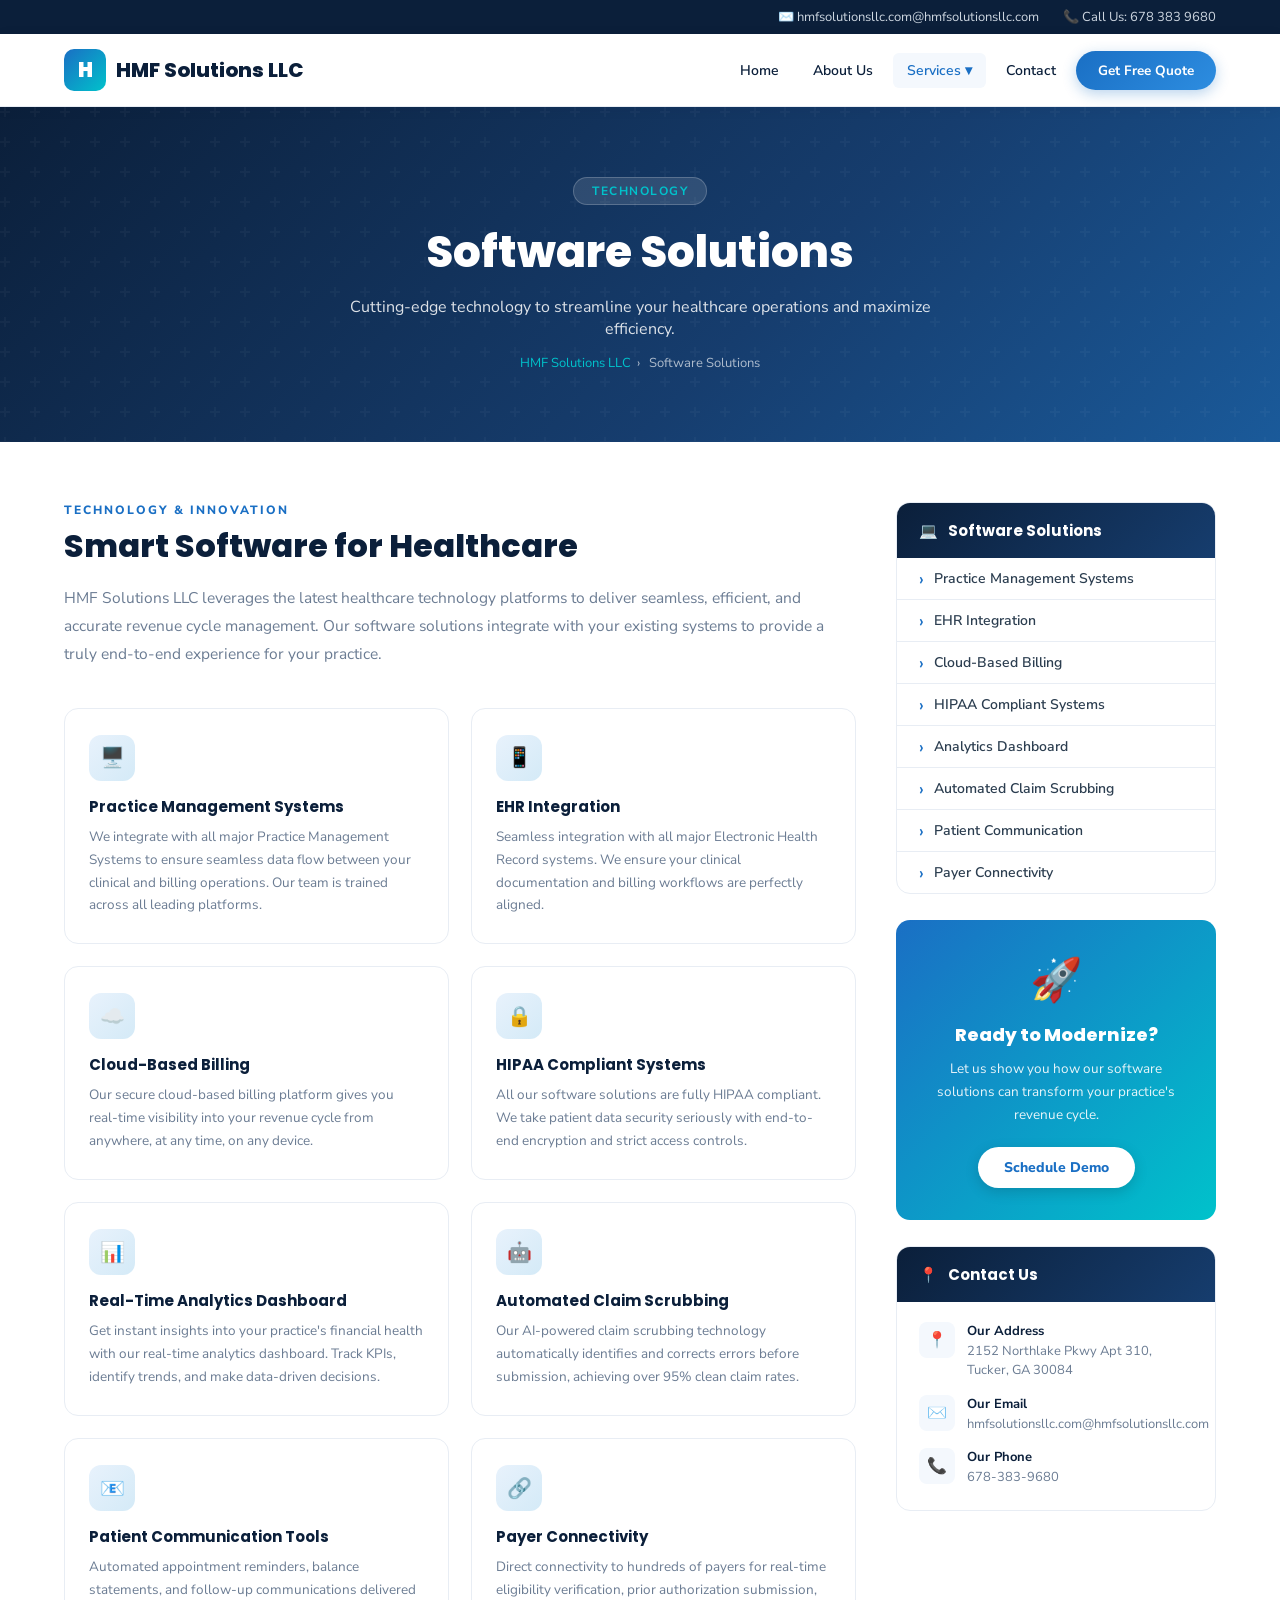
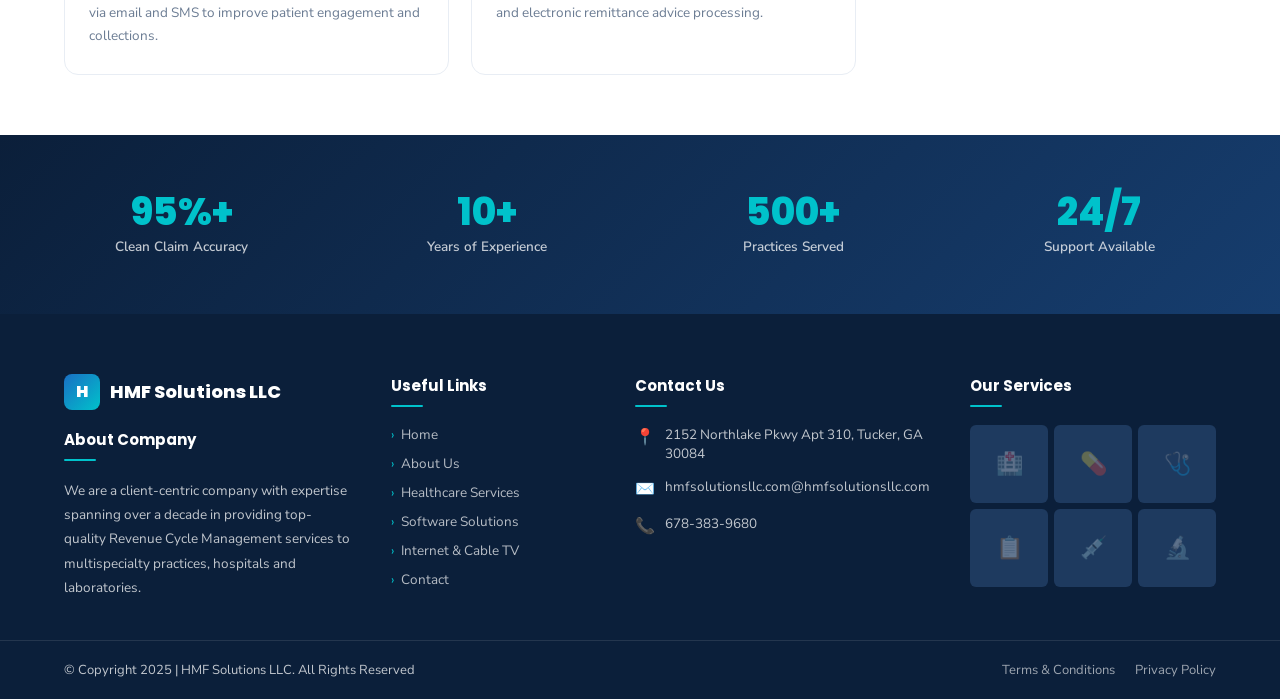
<file: software.html>
<!DOCTYPE html>
<html lang="en">
<head>
<meta charset="UTF-8"/>
<meta name="viewport" content="width=device-width, initial-scale=1.0"/>
<title>Software Solutions – HMF Solutions LLC</title>
<link rel="stylesheet" href="style.css"/>
</head>
<body>
<div id="nav-placeholder"></div>

<section class="page-hero">
  <div class="tag">Technology</div>
  <h1>Software Solutions</h1>
  <p>Cutting-edge technology to streamline your healthcare operations and maximize efficiency.</p>
  <div class="breadcrumb"><a href="index.html">HMF Solutions LLC</a><span>›</span> Software Solutions</div>
</section>

<div class="page-body">
  <main>
    <div class="intro-block">
      <div class="section-label">Technology & Innovation</div>
      <h2>Smart Software for Healthcare</h2>
      <p>HMF Solutions LLC leverages the latest healthcare technology platforms to deliver seamless, efficient, and accurate revenue cycle management. Our software solutions integrate with your existing systems to provide a truly end-to-end experience for your practice.</p>
    </div>
    <div class="services-grid">
      <div class="service-card"><div class="card-icon">🖥️</div><h3>Practice Management Systems</h3><p>We integrate with all major Practice Management Systems to ensure seamless data flow between your clinical and billing operations. Our team is trained across all leading platforms.</p></div>
      <div class="service-card"><div class="card-icon">📱</div><h3>EHR Integration</h3><p>Seamless integration with all major Electronic Health Record systems. We ensure your clinical documentation and billing workflows are perfectly aligned.</p></div>
      <div class="service-card"><div class="card-icon">☁️</div><h3>Cloud-Based Billing</h3><p>Our secure cloud-based billing platform gives you real-time visibility into your revenue cycle from anywhere, at any time, on any device.</p></div>
      <div class="service-card"><div class="card-icon">🔒</div><h3>HIPAA Compliant Systems</h3><p>All our software solutions are fully HIPAA compliant. We take patient data security seriously with end-to-end encryption and strict access controls.</p></div>
      <div class="service-card"><div class="card-icon">📊</div><h3>Real-Time Analytics Dashboard</h3><p>Get instant insights into your practice's financial health with our real-time analytics dashboard. Track KPIs, identify trends, and make data-driven decisions.</p></div>
      <div class="service-card"><div class="card-icon">🤖</div><h3>Automated Claim Scrubbing</h3><p>Our AI-powered claim scrubbing technology automatically identifies and corrects errors before submission, achieving over 95% clean claim rates.</p></div>
      <div class="service-card"><div class="card-icon">📧</div><h3>Patient Communication Tools</h3><p>Automated appointment reminders, balance statements, and follow-up communications delivered via email and SMS to improve patient engagement and collections.</p></div>
      <div class="service-card"><div class="card-icon">🔗</div><h3>Payer Connectivity</h3><p>Direct connectivity to hundreds of payers for real-time eligibility verification, prior authorization submission, and electronic remittance advice processing.</p></div>
    </div>
  </main>
  <aside class="sidebar">
    <div class="sidebar-card">
      <div class="sidebar-card-header"><span>💻</span> Software Solutions</div>
      <div class="sidebar-card-body">
        <a href="#">Practice Management Systems</a>
        <a href="#">EHR Integration</a>
        <a href="#">Cloud-Based Billing</a>
        <a href="#">HIPAA Compliant Systems</a>
        <a href="#">Analytics Dashboard</a>
        <a href="#">Automated Claim Scrubbing</a>
        <a href="#">Patient Communication</a>
        <a href="#">Payer Connectivity</a>
      </div>
    </div>
    <div class="cta-box">
      <div class="icon">🚀</div>
      <h3>Ready to Modernize?</h3>
      <p>Let us show you how our software solutions can transform your practice's revenue cycle.</p>
      <a href="contact.html" class="cta-btn">Schedule Demo</a>
    </div>
    <div class="sidebar-card">
      <div class="sidebar-card-header"><span>📍</span> Contact Us</div>
      <div class="contact-info">
        <div class="contact-row"><div class="contact-icon">📍</div><div><strong>Our Address</strong><p>2152 Northlake Pkwy Apt 310,<br>Tucker, GA 30084</p></div></div>
        <div class="contact-row"><div class="contact-icon">✉️</div><div><strong>Our Email</strong><p>hmfsolutionsllc.com@hmfsolutionsllc.com</p></div></div>
        <div class="contact-row"><div class="contact-icon">📞</div><div><strong>Our Phone</strong><p>678-383-9680</p></div></div>
      </div>
    </div>
  </aside>
</div>

<div id="footer-placeholder"></div>
<script src="components.js"></script>
<script>
  document.getElementById('nav-placeholder').innerHTML = renderNav('software');
  document.getElementById('footer-placeholder').innerHTML = renderFooter();
</script>
</body>
</html>
</file>
<file: style.css>
/* ===== HMF Solutions LLC – Global Styles ===== */
@import url('https://fonts.googleapis.com/css2?family=Nunito+Sans:wght@400;600;700;800&family=Poppins:wght@400;500;600;700;800&display=swap');

*, *::before, *::after { box-sizing: border-box; margin: 0; padding: 0; }

:root {
  --navy: #0b1f3a;
  --blue: #1a6fc4;
  --blue-light: #2d8de0;
  --accent: #00c2cb;
  --green: #27ae60;
  --white: #ffffff;
  --light-bg: #f4f8fd;
  --gray: #6b7c93;
  --gray-light: #e8edf4;
  --text: #2c3e50;
}

html { scroll-behavior: smooth; }
body { font-family: 'Nunito Sans', sans-serif; color: var(--text); background: #fff; }
a { text-decoration: none; color: inherit; }
ul { list-style: none; }

/* TOPBAR */
.topbar { background: var(--navy); color: #cdd6e0; font-size: 13px; padding: 8px 0; }
.topbar-inner { max-width: 1200px; margin: 0 auto; padding: 0 24px; display: flex; justify-content: flex-end; align-items: center; gap: 24px; }
.topbar a { color: #cdd6e0; }
.topbar a:hover { color: var(--accent); }

/* NAVBAR */
nav { background: #fff; border-bottom: 1px solid var(--gray-light); position: sticky; top: 0; z-index: 100; box-shadow: 0 2px 12px rgba(11,31,58,.07); }
.nav-inner { max-width: 1200px; margin: 0 auto; padding: 0 24px; display: flex; align-items: center; justify-content: space-between; height: 72px; }
.logo { display: flex; align-items: center; gap: 10px; font-family: 'Poppins', sans-serif; font-weight: 800; font-size: 20px; color: var(--navy); }
.logo-icon { width: 42px; height: 42px; background: linear-gradient(135deg, var(--blue), var(--accent)); border-radius: 10px; display: flex; align-items: center; justify-content: center; color: #fff; font-size: 20px; font-weight: 900; }
.nav-links { display: flex; align-items: center; gap: 6px; }
.nav-links > li { position: relative; }
.nav-links > li > a { display: block; padding: 8px 14px; font-weight: 600; font-size: 14px; color: var(--navy); border-radius: 6px; transition: color .2s, background .2s; }
.nav-links > li > a:hover, .nav-links > li > a.active { color: var(--blue); background: var(--light-bg); }
.nav-links > li:hover .dropdown { display: block; }
.dropdown { display: none; position: absolute; top: calc(100% + 4px); left: 0; background: #fff; min-width: 200px; border-radius: 10px; box-shadow: 0 8px 30px rgba(0,0,0,.12); overflow: hidden; border: 1px solid var(--gray-light); }
.dropdown a { display: block; padding: 10px 18px; font-size: 13.5px; font-weight: 600; color: var(--text); border-bottom: 1px solid var(--gray-light); transition: background .2s, color .2s; }
.dropdown a:last-child { border: none; }
.dropdown a:hover { background: var(--light-bg); color: var(--blue); }
.btn-quote { background: linear-gradient(135deg, var(--blue), var(--blue-light)); color: #fff !important; padding: 10px 22px !important; border-radius: 30px !important; font-weight: 700 !important; font-size: 13.5px !important; transition: opacity .2s, transform .2s !important; box-shadow: 0 4px 14px rgba(26,111,196,.3); }
.btn-quote:hover { opacity: .9; transform: translateY(-1px); }

/* PAGE HERO */
.page-hero { background: linear-gradient(135deg, var(--navy) 0%, #163d6e 60%, #1a5a9a 100%); color: #fff; padding: 70px 24px; text-align: center; position: relative; overflow: hidden; }
.page-hero::before { content: ''; position: absolute; inset: 0; background: url("data:image/svg+xml,%3Csvg width='60' height='60' viewBox='0 0 60 60' xmlns='http://www.w3.org/2000/svg'%3E%3Cg fill='none' fill-rule='evenodd'%3E%3Cg fill='%23ffffff' fill-opacity='0.03'%3E%3Cpath d='M36 34v-4h-2v4h-4v2h4v4h2v-4h4v-2h-4zm0-30V0h-2v4h-4v2h4v4h2V6h4V4h-4zM6 34v-4H4v4H0v2h4v4h2v-4h4v-2H6zM6 4V0H4v4H0v2h4v4h2V6h4V4H6z'/%3E%3C/g%3E%3C/g%3E%3C/svg%3E"); }
.page-hero .tag { display: inline-block; background: rgba(255,255,255,.12); border: 1px solid rgba(255,255,255,.2); border-radius: 30px; padding: 5px 18px; font-size: 12px; font-weight: 700; text-transform: uppercase; letter-spacing: 1.5px; margin-bottom: 14px; color: var(--accent); }
.page-hero h1 { font-family: 'Poppins', sans-serif; font-size: clamp(28px, 5vw, 44px); font-weight: 800; margin-bottom: 12px; }
.page-hero p { font-size: 16px; opacity: .85; max-width: 600px; margin: 0 auto; }
.breadcrumb { font-size: 13px; color: rgba(255,255,255,.65); margin-top: 14px; }
.breadcrumb a { color: var(--accent); }
.breadcrumb span { margin: 0 6px; }

/* SECTION LABEL */
.section-label { color: var(--blue); font-size: 12px; font-weight: 800; text-transform: uppercase; letter-spacing: 2px; margin-bottom: 8px; }

/* STATS BAR */
.stats-bar { background: linear-gradient(135deg, var(--navy), #163d6e); color: #fff; padding: 48px 24px; }
.stats-inner { max-width: 1200px; margin: 0 auto; display: grid; grid-template-columns: repeat(4, 1fr); gap: 24px; text-align: center; }
.stat-item { padding: 10px; }
.stat-num { font-family: 'Poppins', sans-serif; font-size: 38px; font-weight: 800; color: var(--accent); line-height: 1; margin-bottom: 6px; }
.stat-label { font-size: 13.5px; color: rgba(255,255,255,.75); font-weight: 600; }

/* FOOTER */
footer { background: var(--navy); color: rgba(255,255,255,.75); }
.footer-top { max-width: 1200px; margin: 0 auto; padding: 60px 24px 40px; display: grid; grid-template-columns: 1.4fr 1fr 1fr 1.2fr; gap: 40px; }
.footer-col h4 { font-family: 'Poppins', sans-serif; font-size: 15px; font-weight: 700; color: #fff; margin-bottom: 18px; position: relative; padding-bottom: 10px; }
.footer-col h4::after { content: ''; position: absolute; bottom: 0; left: 0; width: 32px; height: 2px; background: var(--accent); border-radius: 2px; }
.footer-about p { font-size: 13.5px; line-height: 1.8; margin-top: 14px; }
.footer-logo { display: flex; align-items: center; gap: 10px; font-family: 'Poppins', sans-serif; font-weight: 800; font-size: 18px; color: #fff; }
.footer-logo-icon { width: 36px; height: 36px; background: linear-gradient(135deg, var(--blue), var(--accent)); border-radius: 8px; display: flex; align-items: center; justify-content: center; font-size: 16px; font-weight: 900; color: #fff; }
.footer-links li { margin-bottom: 10px; }
.footer-links a { font-size: 13.5px; color: rgba(255,255,255,.7); transition: color .2s, padding-left .2s; display: flex; align-items: center; gap: 6px; }
.footer-links a::before { content: '›'; color: var(--accent); }
.footer-links a:hover { color: var(--accent); padding-left: 4px; }
.footer-contact-row { display: flex; gap: 10px; align-items: flex-start; margin-bottom: 14px; font-size: 13.5px; }
.footer-contact-row .ico { color: var(--accent); font-size: 16px; margin-top: 1px; }
.footer-gallery { display: grid; grid-template-columns: repeat(3, 1fr); gap: 6px; margin-top: 4px; }
.footer-gallery-item { aspect-ratio: 1; background: #1e3a5f; border-radius: 6px; display: flex; align-items: center; justify-content: center; font-size: 22px; color: rgba(255,255,255,.3); cursor: pointer; transition: background .2s; }
.footer-gallery-item:hover { background: var(--blue); }
.footer-bottom-bar { border-top: 1px solid rgba(255,255,255,.1); }
.footer-bottom { max-width: 1200px; margin: 0 auto; padding: 20px 24px; display: flex; justify-content: space-between; align-items: center; font-size: 13px; flex-wrap: wrap; gap: 10px; }
.footer-bottom a { color: var(--accent); }
.footer-bottom-links { display: flex; gap: 20px; }
.footer-bottom-links a { color: rgba(255,255,255,.6); }
.footer-bottom-links a:hover { color: var(--accent); }

/* SIDEBAR */
.sidebar { display: flex; flex-direction: column; gap: 26px; }
.sidebar-card { background: #fff; border: 1px solid var(--gray-light); border-radius: 14px; overflow: hidden; }
.sidebar-card-header { background: linear-gradient(135deg, var(--navy), #163d6e); color: #fff; padding: 16px 22px; font-family: 'Poppins', sans-serif; font-size: 15px; font-weight: 700; display: flex; align-items: center; gap: 10px; }
.sidebar-card-body a { display: flex; align-items: center; gap: 10px; padding: 11px 22px; font-size: 14px; font-weight: 600; color: var(--text); border-bottom: 1px solid var(--gray-light); transition: background .2s, color .2s, padding-left .2s; }
.sidebar-card-body a:last-child { border: none; }
.sidebar-card-body a:hover { background: var(--light-bg); color: var(--blue); padding-left: 28px; }
.sidebar-card-body a::before { content: '›'; color: var(--blue); font-size: 18px; line-height: 1; }
.cta-box { background: linear-gradient(135deg, var(--blue), var(--accent)); border-radius: 14px; padding: 32px 24px; color: #fff; text-align: center; }
.cta-box .icon { font-size: 42px; margin-bottom: 12px; }
.cta-box h3 { font-family: 'Poppins', sans-serif; font-size: 18px; font-weight: 800; margin-bottom: 10px; }
.cta-box p { font-size: 13.5px; line-height: 1.7; opacity: .9; margin-bottom: 20px; }
.cta-btn { display: inline-block; background: #fff; color: var(--blue); padding: 11px 26px; border-radius: 30px; font-weight: 800; font-size: 14px; transition: transform .2s, box-shadow .2s; box-shadow: 0 4px 14px rgba(0,0,0,.15); }
.cta-btn:hover { transform: translateY(-2px); box-shadow: 0 8px 20px rgba(0,0,0,.2); }
.contact-info { padding: 20px 22px 22px; }
.contact-row { display: flex; gap: 12px; align-items: flex-start; margin-bottom: 14px; }
.contact-row:last-child { margin: 0; }
.contact-icon { width: 36px; height: 36px; min-width: 36px; background: var(--light-bg); border-radius: 8px; display: flex; align-items: center; justify-content: center; font-size: 16px; color: var(--blue); }
.contact-row p { font-size: 13px; color: var(--gray); line-height: 1.5; }
.contact-row strong { display: block; font-size: 13px; color: var(--navy); font-weight: 700; margin-bottom: 2px; }

/* BTN */
.btn { display: inline-block; padding: 13px 30px; border-radius: 30px; font-weight: 700; font-size: 14px; transition: transform .2s, box-shadow .2s; cursor: pointer; border: none; }
.btn-primary { background: linear-gradient(135deg, var(--blue), var(--blue-light)); color: #fff; box-shadow: 0 4px 14px rgba(26,111,196,.3); }
.btn-primary:hover { transform: translateY(-2px); box-shadow: 0 8px 20px rgba(26,111,196,.4); }
.btn-outline { background: transparent; color: var(--blue); border: 2px solid var(--blue); }
.btn-outline:hover { background: var(--blue); color: #fff; transform: translateY(-2px); }
.btn-white { background: #fff; color: var(--blue); box-shadow: 0 4px 14px rgba(0,0,0,.15); }
.btn-white:hover { transform: translateY(-2px); box-shadow: 0 8px 20px rgba(0,0,0,.2); }

/* SERVICE CARDS */
.service-card { background: #fff; border: 1px solid var(--gray-light); border-radius: 14px; padding: 26px 24px; transition: box-shadow .25s, transform .25s, border-color .25s; position: relative; overflow: hidden; }
.service-card::before { content: ''; position: absolute; top: 0; left: 0; width: 4px; height: 100%; background: linear-gradient(180deg, var(--blue), var(--accent)); border-radius: 4px 0 0 4px; opacity: 0; transition: opacity .25s; }
.service-card:hover { box-shadow: 0 10px 36px rgba(26,111,196,.12); transform: translateY(-3px); border-color: var(--blue); }
.service-card:hover::before { opacity: 1; }
.card-icon { width: 46px; height: 46px; background: linear-gradient(135deg, #e8f2fc, #d4eaf7); border-radius: 12px; display: flex; align-items: center; justify-content: center; font-size: 20px; margin-bottom: 14px; transition: background .25s; }
.service-card:hover .card-icon { background: linear-gradient(135deg, var(--blue), var(--accent)); }
.service-card h3 { font-family: 'Poppins', sans-serif; font-size: 15px; font-weight: 700; color: var(--navy); margin-bottom: 8px; }
.service-card p { font-size: 13.5px; line-height: 1.7; color: var(--gray); }

/* PAGE BODY LAYOUT */
.page-body { max-width: 1200px; margin: 0 auto; padding: 60px 24px; display: grid; grid-template-columns: 1fr 320px; gap: 40px; align-items: start; }
.intro-block h2 { font-family: 'Poppins', sans-serif; font-size: clamp(22px, 3.5vw, 32px); font-weight: 800; color: var(--navy); margin-bottom: 18px; line-height: 1.25; }
.intro-block p { font-size: 15.5px; line-height: 1.8; color: var(--gray); margin-bottom: 20px; }
.services-grid { display: grid; grid-template-columns: 1fr 1fr; gap: 22px; margin-top: 40px; }

/* RESPONSIVE */
@media (max-width: 900px) {
  .page-body { grid-template-columns: 1fr; }
  .sidebar { order: -1; }
  .services-grid { grid-template-columns: 1fr; }
  .stats-inner { grid-template-columns: repeat(2, 1fr); }
  .footer-top { grid-template-columns: 1fr 1fr; }
}
@media (max-width: 600px) {
  .nav-links { display: none; }
  .footer-top { grid-template-columns: 1fr; }
  .stats-inner { grid-template-columns: 1fr 1fr; }
  .footer-bottom { flex-direction: column; text-align: center; }
}
</file>
